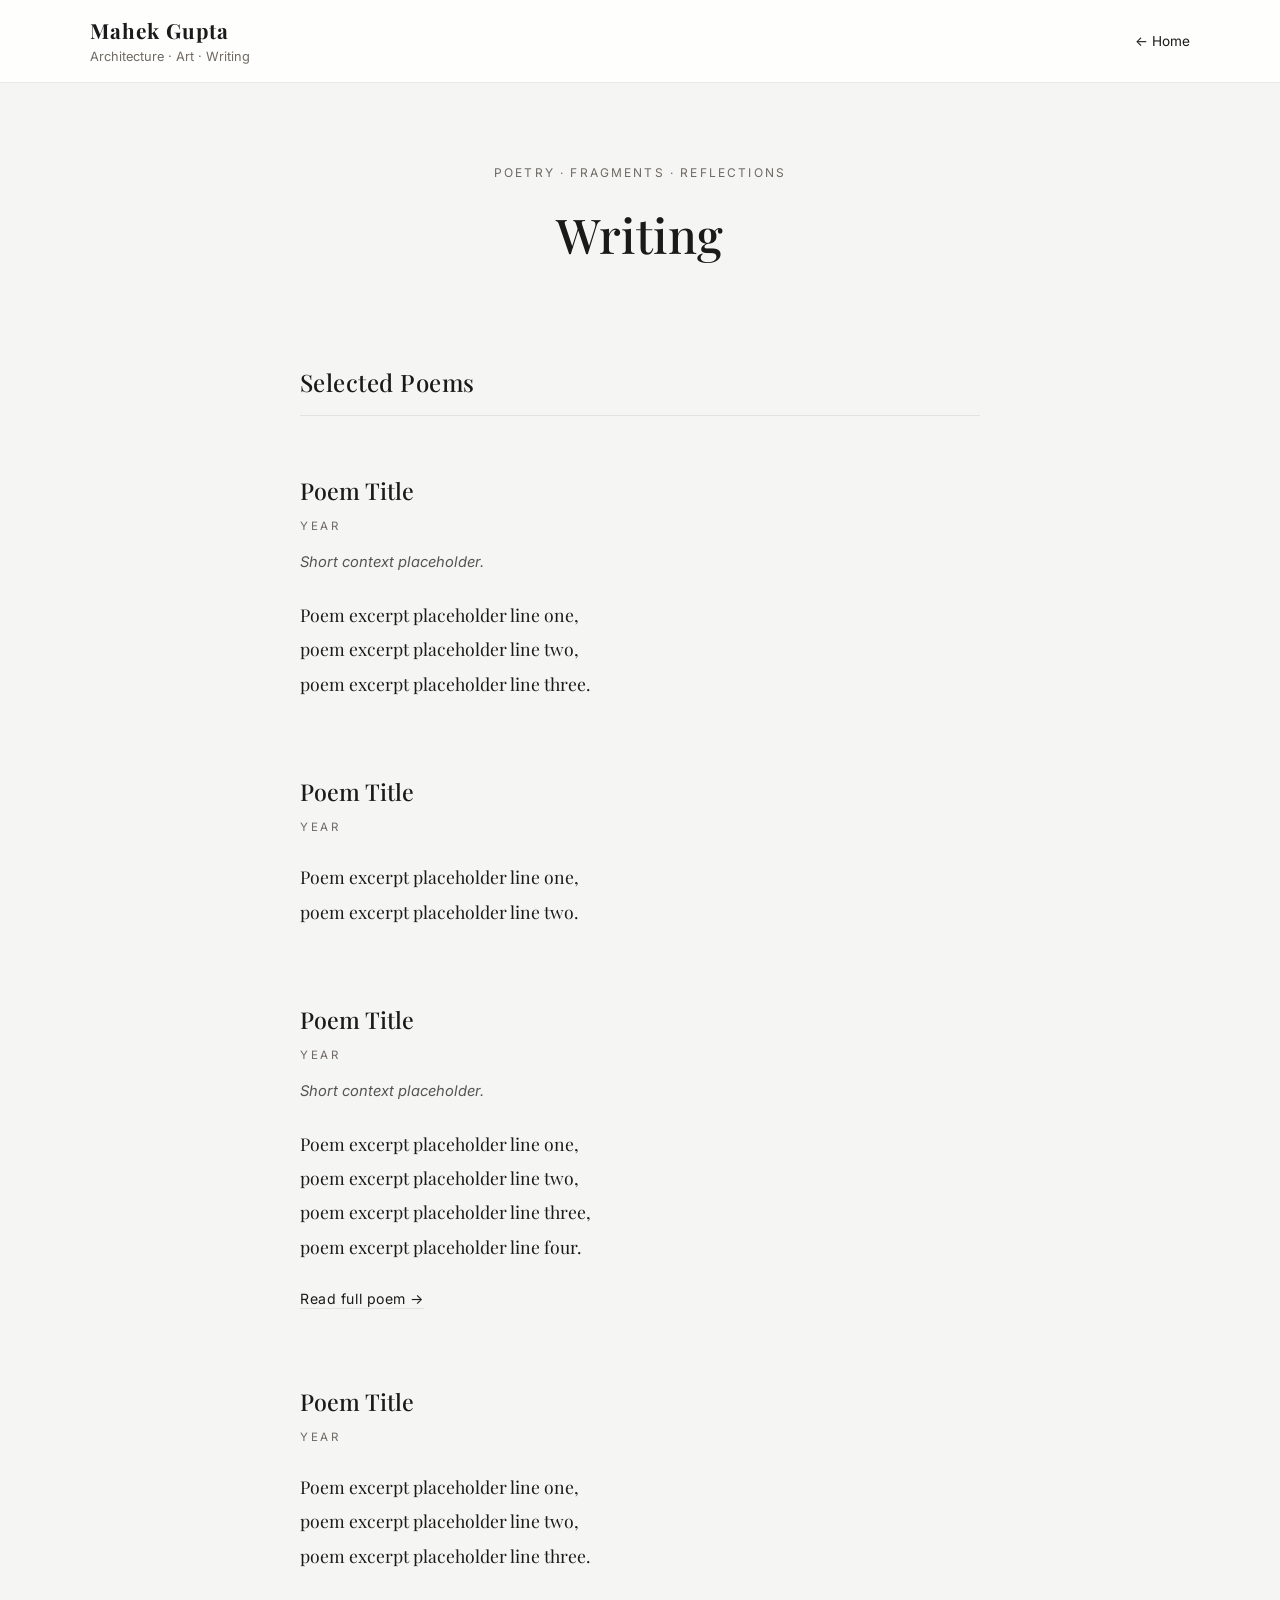
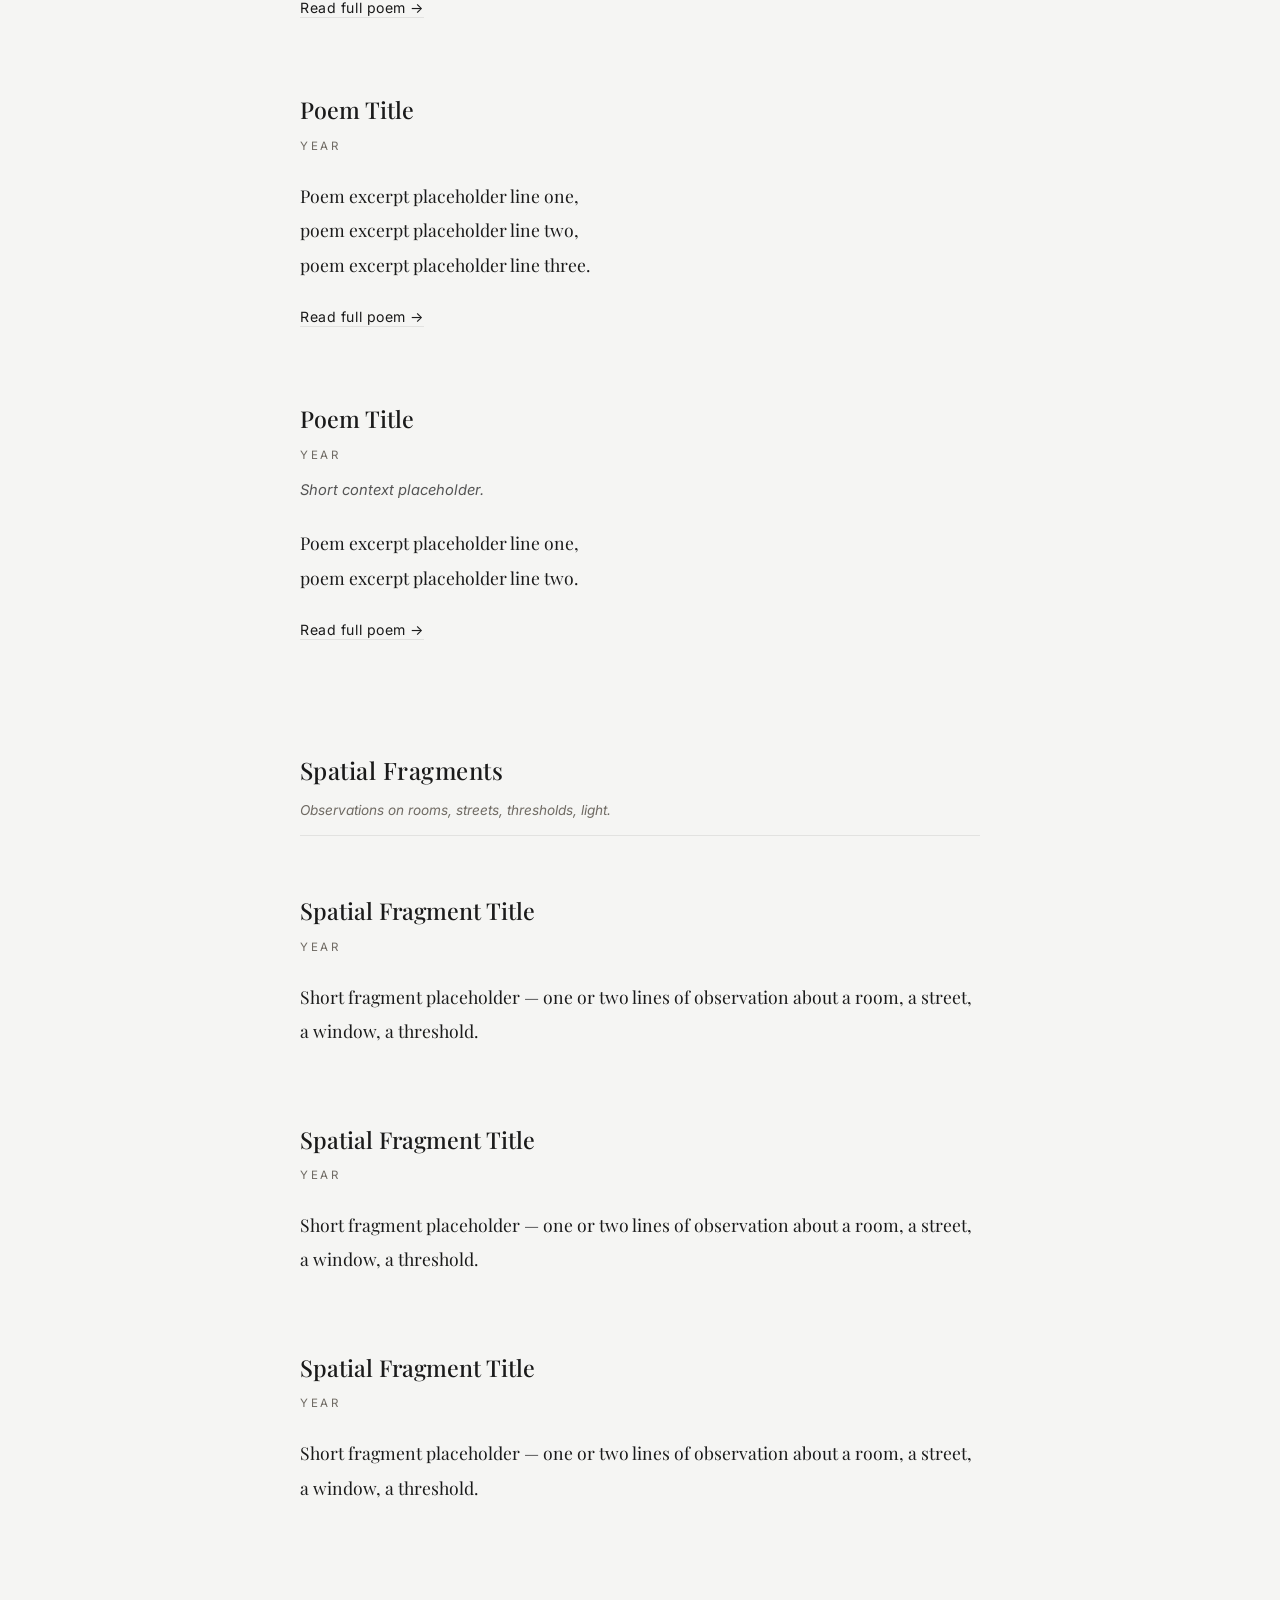
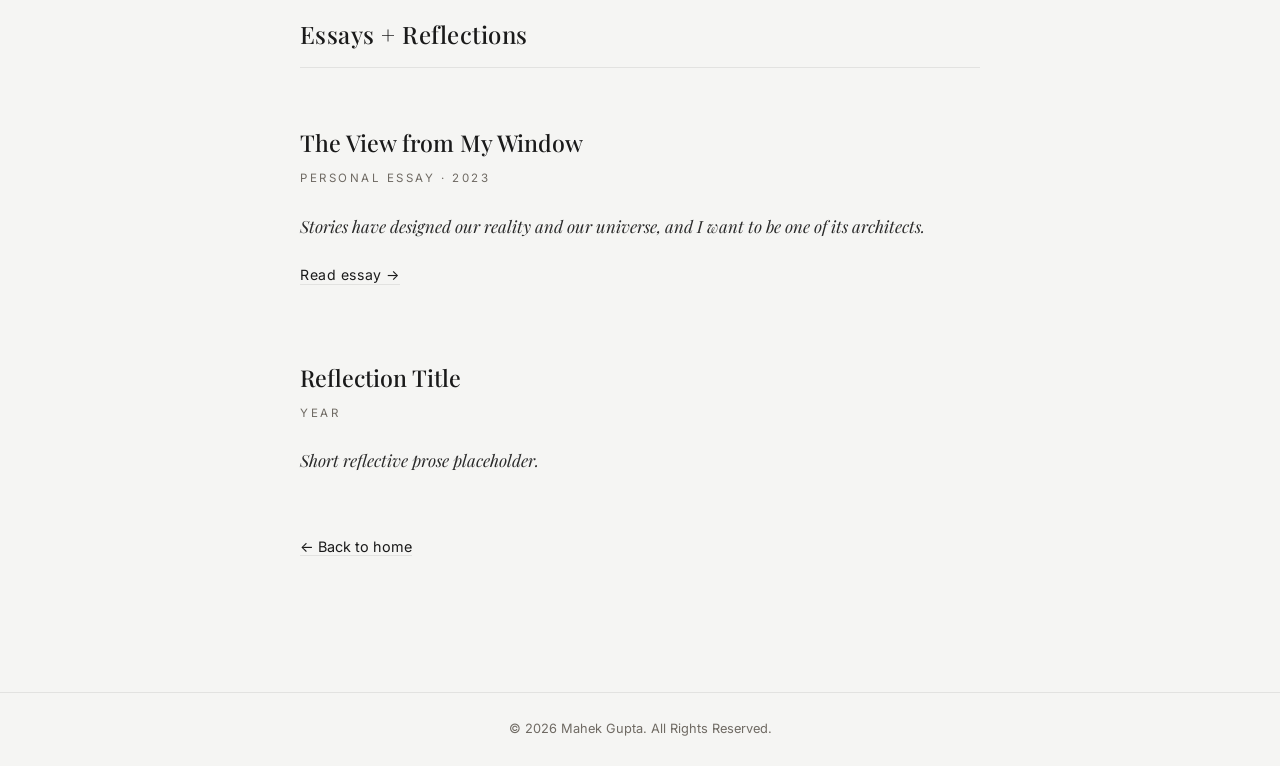
<file: writing/index.html>
<!DOCTYPE html>
<html lang="en">
<head>
    <meta charset="UTF-8" />
    <meta name="viewport" content="width=device-width, initial-scale=1.0" />
    <title>Writing — Mahek Gupta</title>

    <link rel="stylesheet" href="../style.css?v=9" />

    <link href="https://fonts.googleapis.com/css2?family=Playfair+Display:wght@400;500;600&family=Inter:wght@300;400;500;600&display=swap" rel="stylesheet">
</head>

<body>

    <header class="nav">
        <div class="logo">
            <h1>Mahek Gupta</h1>
            <p>Architecture · Art · Writing</p>
        </div>

        <nav>
            <a href="../index.html">← Home</a>
        </nav>
    </header>

    <article class="writing-archive">

        <header class="writing-archive-header">
            <p class="meta">Poetry · Fragments · Reflections</p>
            <h1>Writing</h1>
        </header>


        <!-- SELECTED POEMS -->
        <section id="selected-poems" class="writing-section">
            <header class="writing-section-header">
                <h2>Selected Poems</h2>
            </header>

            <article class="poem">
                <header class="poem-header">
                    <h3>Poem Title</h3>
                    <p class="poem-meta">Year</p>
                    <p class="poem-context">Short context placeholder.</p>
                </header>
                <div class="poem-text">
                    <p>
                        Poem excerpt placeholder line one,<br>
                        poem excerpt placeholder line two,<br>
                        poem excerpt placeholder line three.
                    </p>
                </div>
            </article>

            <article class="poem">
                <header class="poem-header">
                    <h3>Poem Title</h3>
                    <p class="poem-meta">Year</p>
                </header>
                <div class="poem-text">
                    <p>
                        Poem excerpt placeholder line one,<br>
                        poem excerpt placeholder line two.
                    </p>
                </div>
            </article>

            <article class="poem">
                <header class="poem-header">
                    <h3>Poem Title</h3>
                    <p class="poem-meta">Year</p>
                    <p class="poem-context">Short context placeholder.</p>
                </header>
                <div class="poem-text">
                    <p>
                        Poem excerpt placeholder line one,<br>
                        poem excerpt placeholder line two,<br>
                        poem excerpt placeholder line three,<br>
                        poem excerpt placeholder line four.
                    </p>
                </div>
                <p class="poem-read-full"><a href="poems/poem-placeholder.html">Read full poem →</a></p>
            </article>

            <article class="poem">
                <header class="poem-header">
                    <h3>Poem Title</h3>
                    <p class="poem-meta">Year</p>
                </header>
                <div class="poem-text">
                    <p>
                        Poem excerpt placeholder line one,<br>
                        poem excerpt placeholder line two,<br>
                        poem excerpt placeholder line three.
                    </p>
                </div>
                <p class="poem-read-full"><a href="poems/poem-placeholder.html">Read full poem →</a></p>
            </article>

            <article class="poem">
                <header class="poem-header">
                    <h3>Poem Title</h3>
                    <p class="poem-meta">Year</p>
                </header>
                <div class="poem-text">
                    <p>
                        Poem excerpt placeholder line one,<br>
                        poem excerpt placeholder line two,<br>
                        poem excerpt placeholder line three.
                    </p>
                </div>
                <p class="poem-read-full"><a href="poems/poem-placeholder.html">Read full poem →</a></p>
            </article>

            <article class="poem">
                <header class="poem-header">
                    <h3>Poem Title</h3>
                    <p class="poem-meta">Year</p>
                    <p class="poem-context">Short context placeholder.</p>
                </header>
                <div class="poem-text">
                    <p>
                        Poem excerpt placeholder line one,<br>
                        poem excerpt placeholder line two.
                    </p>
                </div>
                <p class="poem-read-full"><a href="poems/poem-placeholder.html">Read full poem →</a></p>
            </article>

        </section>


        <!-- SPATIAL FRAGMENTS -->
        <section id="spatial-fragments" class="writing-section">
            <header class="writing-section-header">
                <h2>Spatial Fragments</h2>
                <p class="writing-section-sub">Observations on rooms, streets, thresholds, light.</p>
            </header>

            <article class="fragment">
                <header class="fragment-header">
                    <h3>Spatial Fragment Title</h3>
                    <p class="poem-meta">Year</p>
                </header>
                <div class="poem-text">
                    <p>Short fragment placeholder — one or two lines of observation about a room, a street, a window, a threshold.</p>
                </div>
            </article>

            <article class="fragment">
                <header class="fragment-header">
                    <h3>Spatial Fragment Title</h3>
                    <p class="poem-meta">Year</p>
                </header>
                <div class="poem-text">
                    <p>Short fragment placeholder — one or two lines of observation about a room, a street, a window, a threshold.</p>
                </div>
            </article>

            <article class="fragment">
                <header class="fragment-header">
                    <h3>Spatial Fragment Title</h3>
                    <p class="poem-meta">Year</p>
                </header>
                <div class="poem-text">
                    <p>Short fragment placeholder — one or two lines of observation about a room, a street, a window, a threshold.</p>
                </div>
            </article>

        </section>


        <!-- ESSAYS + REFLECTIONS -->
        <section id="essays-reflections" class="writing-section">
            <header class="writing-section-header">
                <h2>Essays + Reflections</h2>
            </header>

            <article class="reflection">
                <header class="reflection-header">
                    <h3>The View from My Window</h3>
                    <p class="poem-meta">Personal Essay · 2023</p>
                </header>
                <p class="reflection-excerpt">
                    Stories have designed our reality and our universe, and I want to be one of its architects.
                </p>
                <p class="reflection-link"><a href="../essays/view-from-my-window.html">Read essay →</a></p>
            </article>

            <article class="reflection">
                <header class="reflection-header">
                    <h3>Reflection Title</h3>
                    <p class="poem-meta">Year</p>
                </header>
                <p class="reflection-excerpt">
                    Short reflective prose placeholder.
                </p>
            </article>

        </section>

        <p class="essay-back"><a href="../index.html">← Back to home</a></p>

    </article>

    <footer class="footer">
        © <span id="year"></span> Mahek Gupta. All Rights Reserved.
    </footer>

<script src="../script.js"></script>
</body>
</html>
</file>
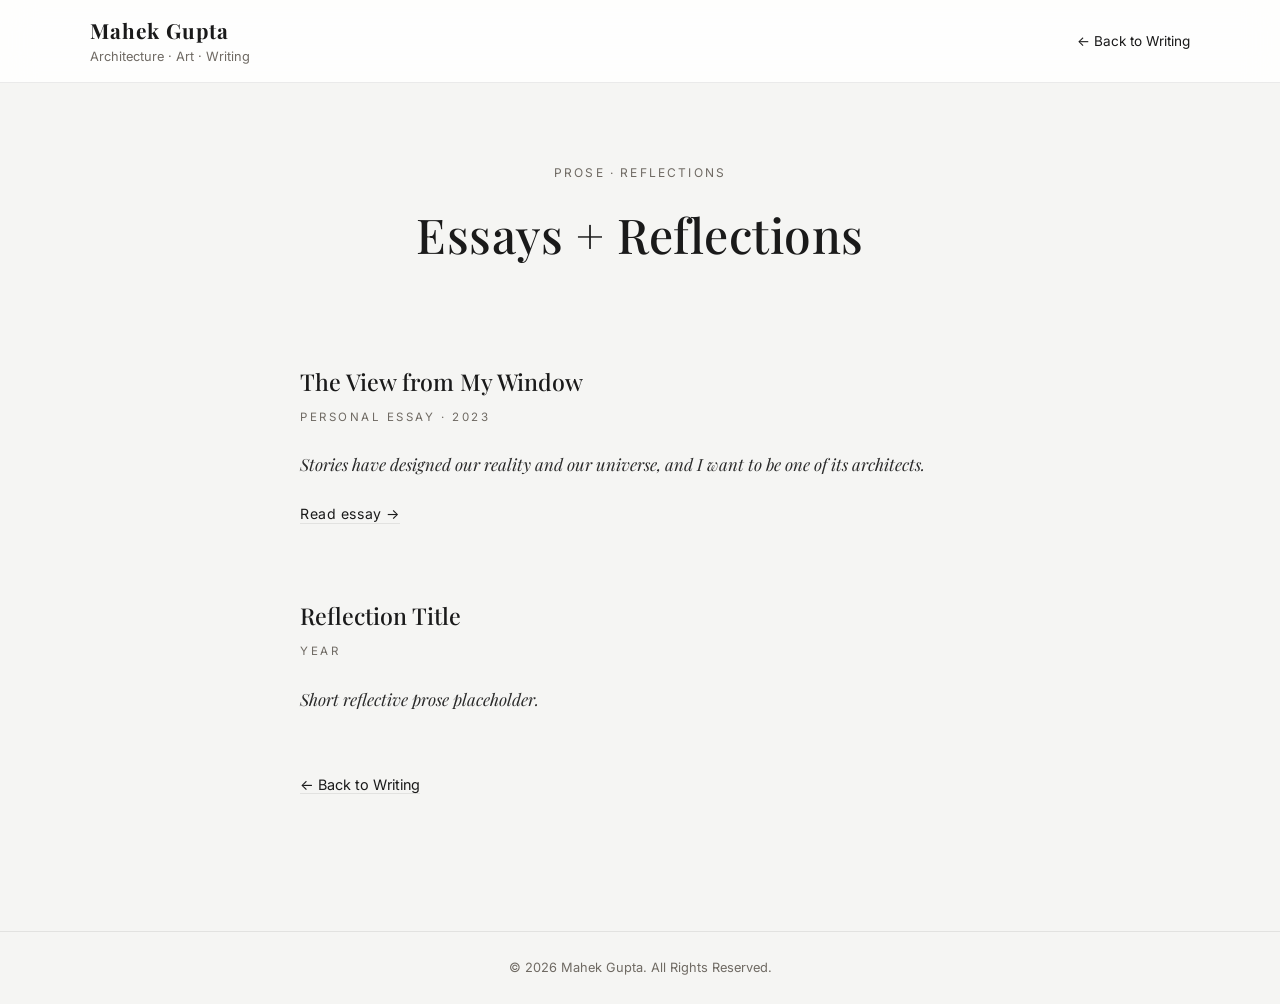
<file: writing/essays/index.html>
<!DOCTYPE html>
<html lang="en">
<head>
    <meta charset="UTF-8" />
    <meta name="viewport" content="width=device-width, initial-scale=1.0" />
    <title>Essays + Reflections — Mahek Gupta</title>

    <link rel="stylesheet" href="../../style.css?v=9" />

    <link href="https://fonts.googleapis.com/css2?family=Playfair+Display:wght@400;500;600&family=Inter:wght@300;400;500;600&display=swap" rel="stylesheet">
</head>

<body>

    <header class="nav">
        <div class="logo">
            <h1>Mahek Gupta</h1>
            <p>Architecture · Art · Writing</p>
        </div>

        <nav>
            <a href="../index.html">← Back to Writing</a>
        </nav>
    </header>

    <article class="writing-archive">

        <header class="writing-archive-header">
            <p class="meta">Prose · Reflections</p>
            <h1>Essays + Reflections</h1>
        </header>

        <section class="writing-section">

            <article class="reflection">
                <header class="reflection-header">
                    <h3>The View from My Window</h3>
                    <p class="poem-meta">Personal Essay · 2023</p>
                </header>
                <p class="reflection-excerpt">
                    Stories have designed our reality and our universe, and I want to be one of its architects.
                </p>
                <p class="reflection-link"><a href="../../essays/view-from-my-window.html">Read essay →</a></p>
            </article>

            <article class="reflection">
                <header class="reflection-header">
                    <h3>Reflection Title</h3>
                    <p class="poem-meta">Year</p>
                </header>
                <p class="reflection-excerpt">
                    Short reflective prose placeholder.
                </p>
            </article>

        </section>

        <p class="essay-back"><a href="../index.html">← Back to Writing</a></p>

    </article>

    <footer class="footer">
        © <span id="year"></span> Mahek Gupta. All Rights Reserved.
    </footer>

<script src="../../script.js"></script>
</body>
</html>
</file>
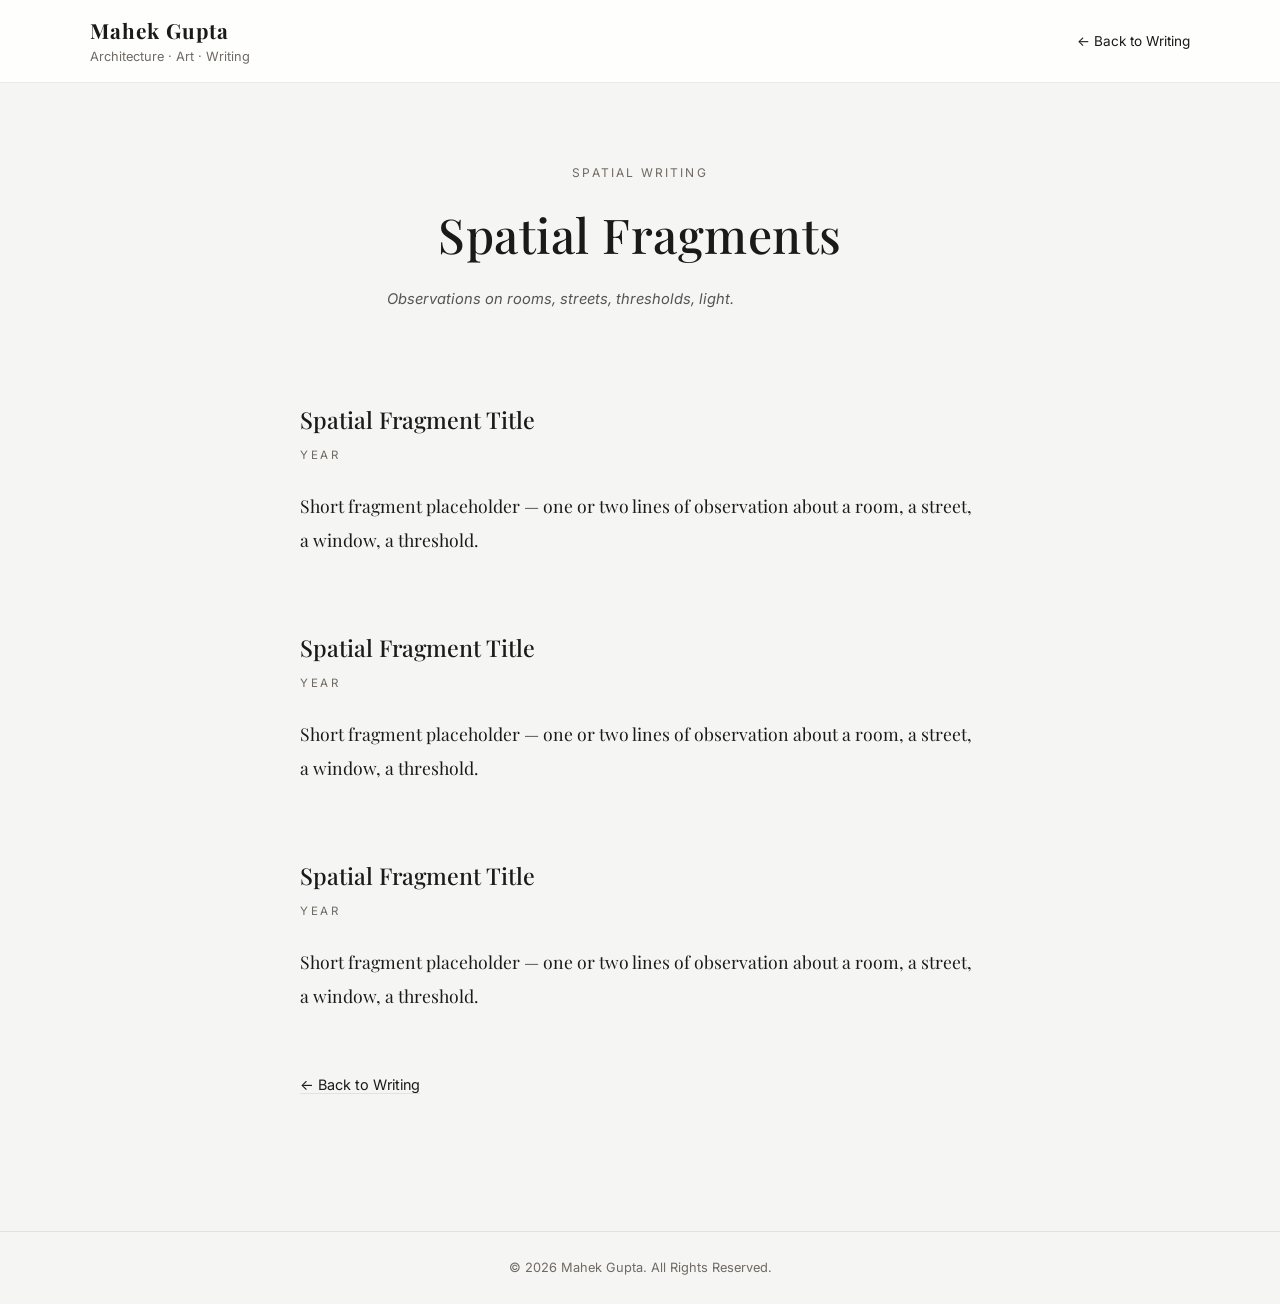
<file: writing/fragments/index.html>
<!DOCTYPE html>
<html lang="en">
<head>
    <meta charset="UTF-8" />
    <meta name="viewport" content="width=device-width, initial-scale=1.0" />
    <title>Spatial Fragments — Mahek Gupta</title>

    <link rel="stylesheet" href="../../style.css?v=9" />

    <link href="https://fonts.googleapis.com/css2?family=Playfair+Display:wght@400;500;600&family=Inter:wght@300;400;500;600&display=swap" rel="stylesheet">
</head>

<body>

    <header class="nav">
        <div class="logo">
            <h1>Mahek Gupta</h1>
            <p>Architecture · Art · Writing</p>
        </div>

        <nav>
            <a href="../index.html">← Back to Writing</a>
        </nav>
    </header>

    <article class="writing-archive">

        <header class="writing-archive-header">
            <p class="meta">Spatial Writing</p>
            <h1>Spatial Fragments</h1>
            <p class="poem-context">Observations on rooms, streets, thresholds, light.</p>
        </header>

        <section class="writing-section">

            <article class="fragment">
                <header class="fragment-header">
                    <h3>Spatial Fragment Title</h3>
                    <p class="poem-meta">Year</p>
                </header>
                <div class="poem-text">
                    <p>Short fragment placeholder — one or two lines of observation about a room, a street, a window, a threshold.</p>
                </div>
            </article>

            <article class="fragment">
                <header class="fragment-header">
                    <h3>Spatial Fragment Title</h3>
                    <p class="poem-meta">Year</p>
                </header>
                <div class="poem-text">
                    <p>Short fragment placeholder — one or two lines of observation about a room, a street, a window, a threshold.</p>
                </div>
            </article>

            <article class="fragment">
                <header class="fragment-header">
                    <h3>Spatial Fragment Title</h3>
                    <p class="poem-meta">Year</p>
                </header>
                <div class="poem-text">
                    <p>Short fragment placeholder — one or two lines of observation about a room, a street, a window, a threshold.</p>
                </div>
            </article>

        </section>

        <p class="essay-back"><a href="../index.html">← Back to Writing</a></p>

    </article>

    <footer class="footer">
        © <span id="year"></span> Mahek Gupta. All Rights Reserved.
    </footer>

<script src="../../script.js"></script>
</body>
</html>
</file>
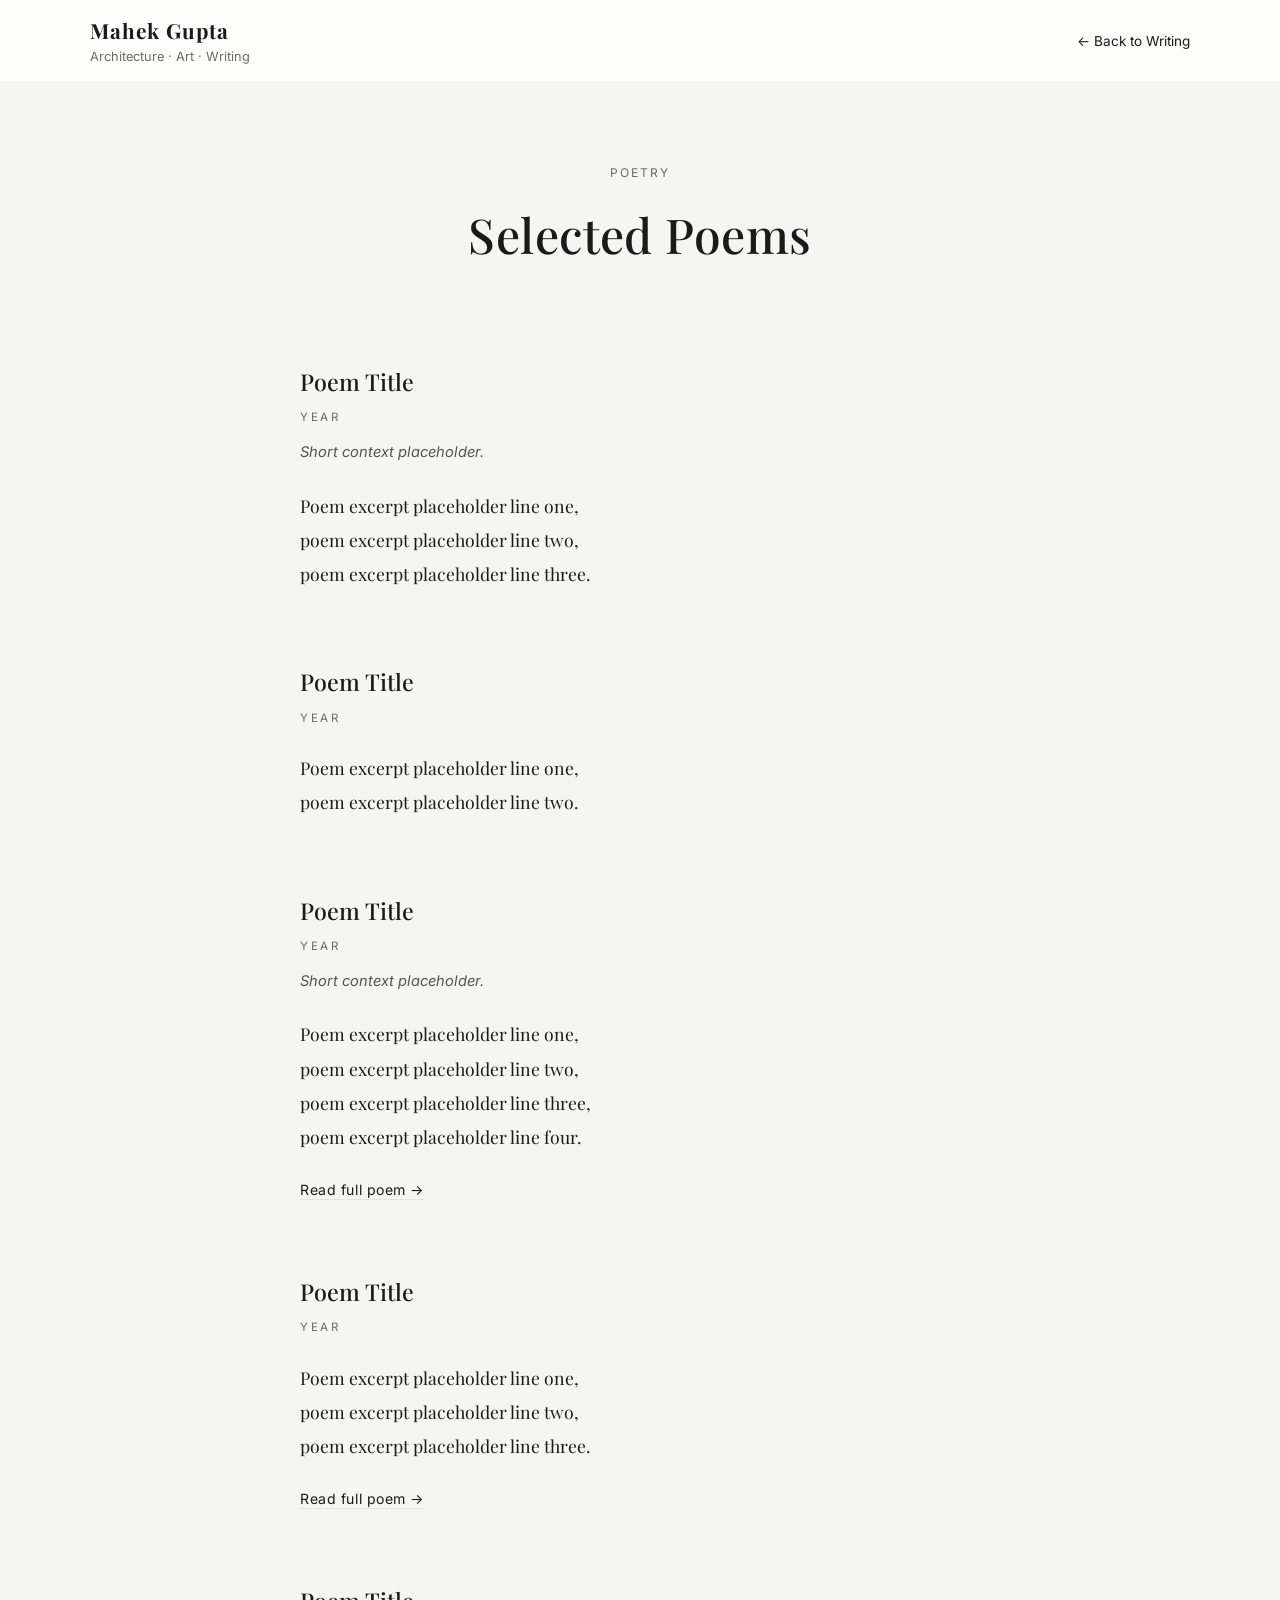
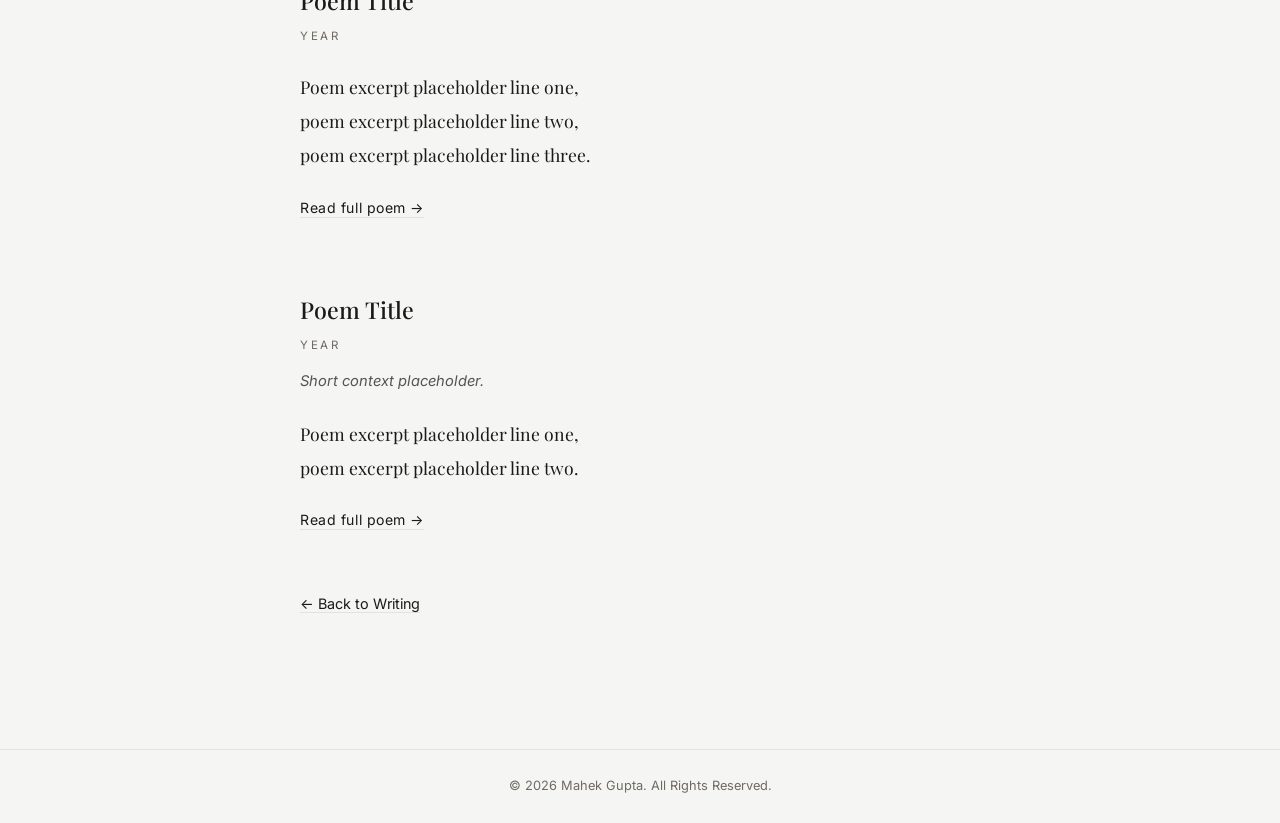
<file: writing/poems/index.html>
<!DOCTYPE html>
<html lang="en">
<head>
    <meta charset="UTF-8" />
    <meta name="viewport" content="width=device-width, initial-scale=1.0" />
    <title>Selected Poems — Mahek Gupta</title>

    <link rel="stylesheet" href="../../style.css?v=9" />

    <link href="https://fonts.googleapis.com/css2?family=Playfair+Display:wght@400;500;600&family=Inter:wght@300;400;500;600&display=swap" rel="stylesheet">
</head>

<body>

    <header class="nav">
        <div class="logo">
            <h1>Mahek Gupta</h1>
            <p>Architecture · Art · Writing</p>
        </div>

        <nav>
            <a href="../index.html">← Back to Writing</a>
        </nav>
    </header>

    <article class="writing-archive">

        <header class="writing-archive-header">
            <p class="meta">Poetry</p>
            <h1>Selected Poems</h1>
        </header>

        <section class="writing-section">

            <article class="poem">
                <header class="poem-header">
                    <h3>Poem Title</h3>
                    <p class="poem-meta">Year</p>
                    <p class="poem-context">Short context placeholder.</p>
                </header>
                <div class="poem-text">
                    <p>
                        Poem excerpt placeholder line one,<br>
                        poem excerpt placeholder line two,<br>
                        poem excerpt placeholder line three.
                    </p>
                </div>
            </article>

            <article class="poem">
                <header class="poem-header">
                    <h3>Poem Title</h3>
                    <p class="poem-meta">Year</p>
                </header>
                <div class="poem-text">
                    <p>
                        Poem excerpt placeholder line one,<br>
                        poem excerpt placeholder line two.
                    </p>
                </div>
            </article>

            <article class="poem">
                <header class="poem-header">
                    <h3>Poem Title</h3>
                    <p class="poem-meta">Year</p>
                    <p class="poem-context">Short context placeholder.</p>
                </header>
                <div class="poem-text">
                    <p>
                        Poem excerpt placeholder line one,<br>
                        poem excerpt placeholder line two,<br>
                        poem excerpt placeholder line three,<br>
                        poem excerpt placeholder line four.
                    </p>
                </div>
                <p class="poem-read-full"><a href="poem-placeholder.html">Read full poem →</a></p>
            </article>

            <article class="poem">
                <header class="poem-header">
                    <h3>Poem Title</h3>
                    <p class="poem-meta">Year</p>
                </header>
                <div class="poem-text">
                    <p>
                        Poem excerpt placeholder line one,<br>
                        poem excerpt placeholder line two,<br>
                        poem excerpt placeholder line three.
                    </p>
                </div>
                <p class="poem-read-full"><a href="poem-placeholder.html">Read full poem →</a></p>
            </article>

            <article class="poem">
                <header class="poem-header">
                    <h3>Poem Title</h3>
                    <p class="poem-meta">Year</p>
                </header>
                <div class="poem-text">
                    <p>
                        Poem excerpt placeholder line one,<br>
                        poem excerpt placeholder line two,<br>
                        poem excerpt placeholder line three.
                    </p>
                </div>
                <p class="poem-read-full"><a href="poem-placeholder.html">Read full poem →</a></p>
            </article>

            <article class="poem">
                <header class="poem-header">
                    <h3>Poem Title</h3>
                    <p class="poem-meta">Year</p>
                    <p class="poem-context">Short context placeholder.</p>
                </header>
                <div class="poem-text">
                    <p>
                        Poem excerpt placeholder line one,<br>
                        poem excerpt placeholder line two.
                    </p>
                </div>
                <p class="poem-read-full"><a href="poem-placeholder.html">Read full poem →</a></p>
            </article>

        </section>

        <p class="essay-back"><a href="../index.html">← Back to Writing</a></p>

    </article>

    <footer class="footer">
        © <span id="year"></span> Mahek Gupta. All Rights Reserved.
    </footer>

<script src="../../script.js"></script>
</body>
</html>
</file>
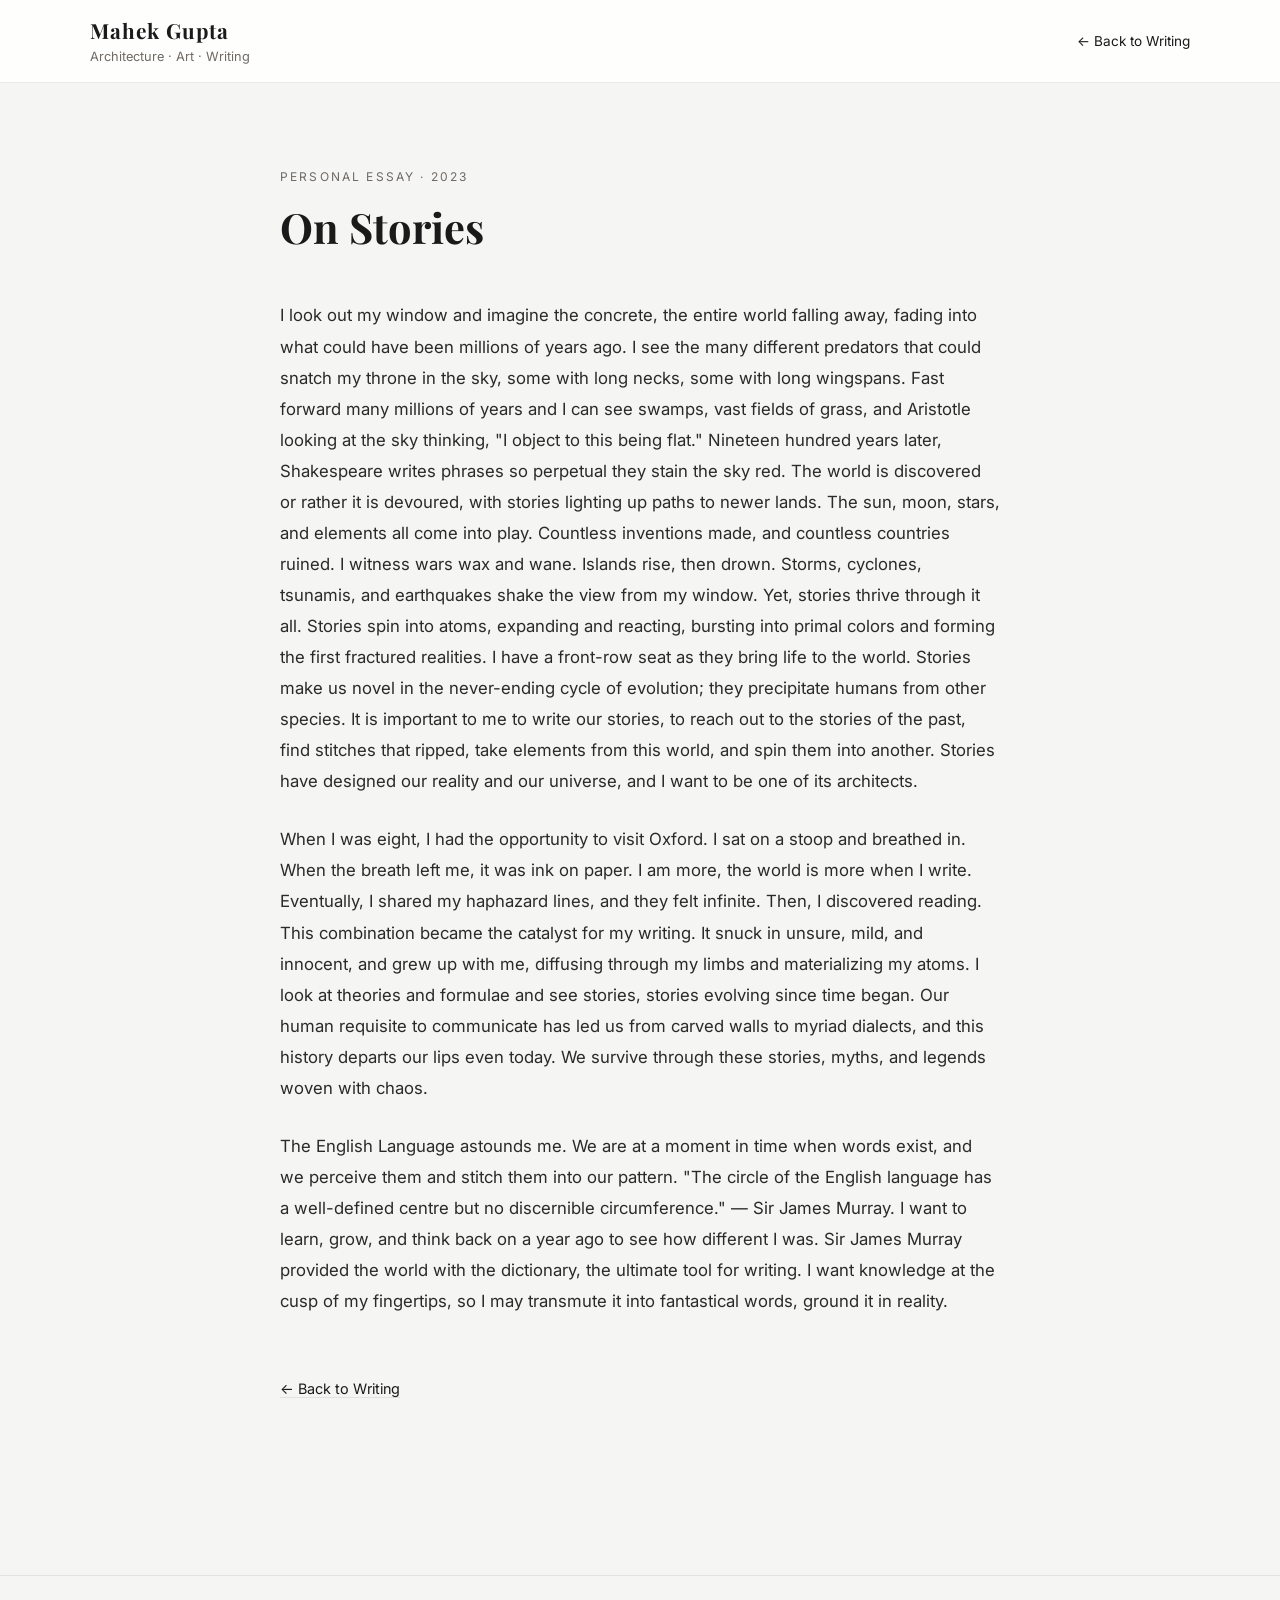
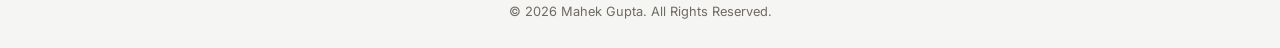
<file: essays/on-stories.html>
<!DOCTYPE html>
<html lang="en">
<head>
    <meta charset="UTF-8" />
    <meta name="viewport" content="width=device-width, initial-scale=1.0" />
    <title>On Stories — Mahek Gupta</title>

    <link rel="stylesheet" href="../style.css?v=4" />

    <link href="https://fonts.googleapis.com/css2?family=Playfair+Display:wght@400;500;600&family=Inter:wght@300;400;500;600&display=swap" rel="stylesheet">
</head>

<body>

    <header class="nav">
        <div class="logo">
            <h1>Mahek Gupta</h1>
            <p>Architecture · Art · Writing</p>
        </div>

        <nav>
            <a href="../index.html#writing">← Back to Writing</a>
        </nav>
    </header>

    <article class="essay">
        <header class="essay-header">
            <p class="meta">Personal Essay · 2023</p>
            <h1>On Stories</h1>
        </header>

        <div class="essay-body">
            <p>I look out my window and imagine the concrete, the entire world falling away, fading into what could have been millions of years ago. I see the many different predators that could snatch my throne in the sky, some with long necks, some with long wingspans. Fast forward many millions of years and I can see swamps, vast fields of grass, and Aristotle looking at the sky thinking, "I object to this being flat." Nineteen hundred years later, Shakespeare writes phrases so perpetual they stain the sky red. The world is discovered or rather it is devoured, with stories lighting up paths to newer lands. The sun, moon, stars, and elements all come into play. Countless inventions made, and countless countries ruined. I witness wars wax and wane. Islands rise, then drown. Storms, cyclones, tsunamis, and earthquakes shake the view from my window. Yet, stories thrive through it all. Stories spin into atoms, expanding and reacting, bursting into primal colors and forming the first fractured realities. I have a front-row seat as they bring life to the world. Stories make us novel in the never-ending cycle of evolution; they precipitate humans from other species. It is important to me to write our stories, to reach out to the stories of the past, find stitches that ripped, take elements from this world, and spin them into another. Stories have designed our reality and our universe, and I want to be one of its architects.</p>

            <p>When I was eight, I had the opportunity to visit Oxford. I sat on a stoop and breathed in. When the breath left me, it was ink on paper. I am more, the world is more when I write. Eventually, I shared my haphazard lines, and they felt infinite. Then, I discovered reading. This combination became the catalyst for my writing. It snuck in unsure, mild, and innocent, and grew up with me, diffusing through my limbs and materializing my atoms. I look at theories and formulae and see stories, stories evolving since time began. Our human requisite to communicate has led us from carved walls to myriad dialects, and this history departs our lips even today. We survive through these stories, myths, and legends woven with chaos.</p>

            <p>The English Language astounds me. We are at a moment in time when words exist, and we perceive them and stitch them into our pattern. "The circle of the English language has a well-defined centre but no discernible circumference." — Sir James Murray. I want to learn, grow, and think back on a year ago to see how different I was. Sir James Murray provided the world with the dictionary, the ultimate tool for writing. I want knowledge at the cusp of my fingertips, so I may transmute it into fantastical words, ground it in reality.</p>
        </div>

        <p class="essay-back"><a href="../index.html#writing">← Back to Writing</a></p>
    </article>

    <footer class="footer">
        © <span id="year"></span> Mahek Gupta. All Rights Reserved.
    </footer>

<script src="../script.js"></script>
</body>
</html>
</file>
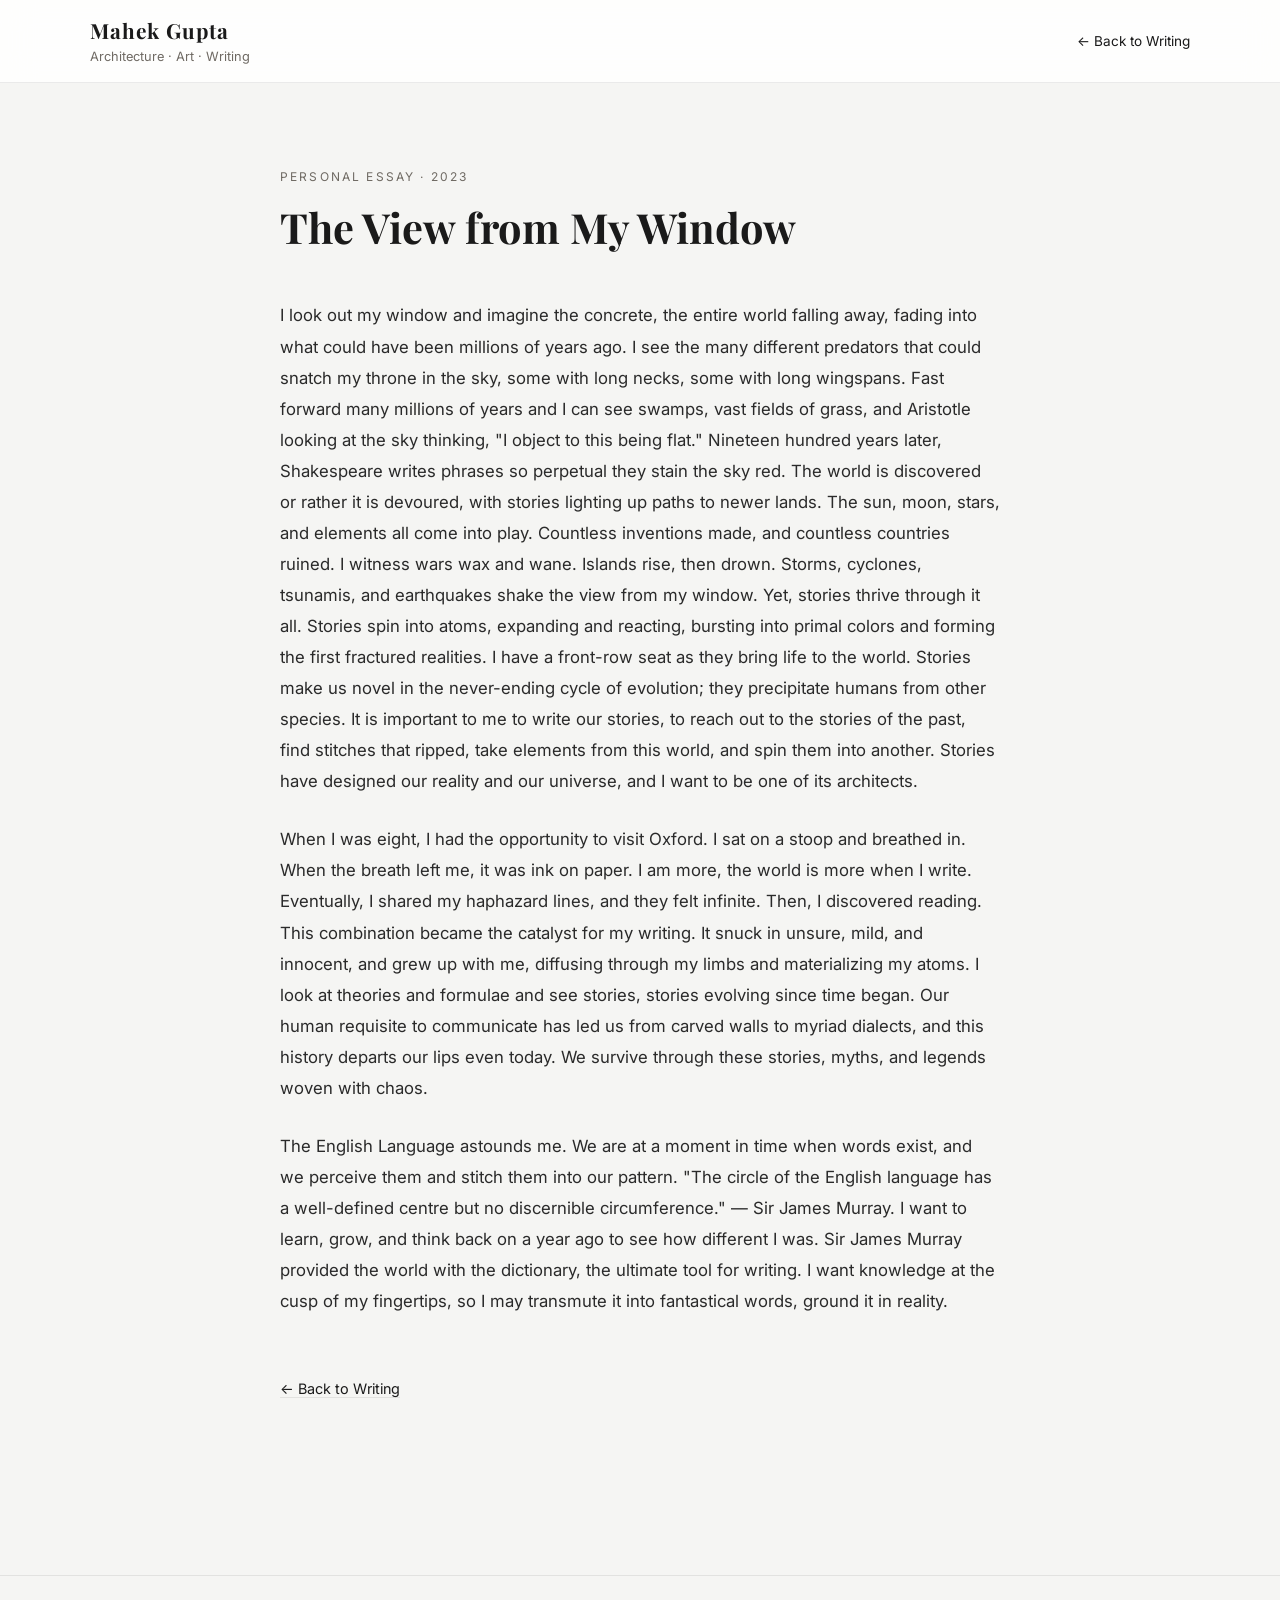
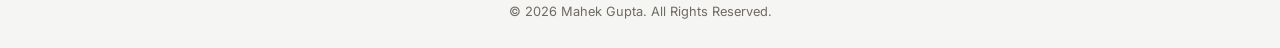
<file: essays/view-from-my-window.html>
<!DOCTYPE html>
<html lang="en">
<head>
    <meta charset="UTF-8" />
    <meta name="viewport" content="width=device-width, initial-scale=1.0" />
    <title>The View from My Window — Mahek Gupta</title>

    <link rel="stylesheet" href="../style.css?v=4" />

    <link href="https://fonts.googleapis.com/css2?family=Playfair+Display:wght@400;500;600&family=Inter:wght@300;400;500;600&display=swap" rel="stylesheet">
</head>

<body>

    <header class="nav">
        <div class="logo">
            <h1>Mahek Gupta</h1>
            <p>Architecture · Art · Writing</p>
        </div>

        <nav>
            <a href="../index.html#writing">← Back to Writing</a>
        </nav>
    </header>

    <article class="essay">
        <header class="essay-header">
            <p class="meta">Personal Essay · 2023</p>
            <h1>The View from My Window</h1>
        </header>

        <div class="essay-body">
            <p>I look out my window and imagine the concrete, the entire world falling away, fading into what could have been millions of years ago. I see the many different predators that could snatch my throne in the sky, some with long necks, some with long wingspans. Fast forward many millions of years and I can see swamps, vast fields of grass, and Aristotle looking at the sky thinking, "I object to this being flat." Nineteen hundred years later, Shakespeare writes phrases so perpetual they stain the sky red. The world is discovered or rather it is devoured, with stories lighting up paths to newer lands. The sun, moon, stars, and elements all come into play. Countless inventions made, and countless countries ruined. I witness wars wax and wane. Islands rise, then drown. Storms, cyclones, tsunamis, and earthquakes shake the view from my window. Yet, stories thrive through it all. Stories spin into atoms, expanding and reacting, bursting into primal colors and forming the first fractured realities. I have a front-row seat as they bring life to the world. Stories make us novel in the never-ending cycle of evolution; they precipitate humans from other species. It is important to me to write our stories, to reach out to the stories of the past, find stitches that ripped, take elements from this world, and spin them into another. Stories have designed our reality and our universe, and I want to be one of its architects.</p>

            <p>When I was eight, I had the opportunity to visit Oxford. I sat on a stoop and breathed in. When the breath left me, it was ink on paper. I am more, the world is more when I write. Eventually, I shared my haphazard lines, and they felt infinite. Then, I discovered reading. This combination became the catalyst for my writing. It snuck in unsure, mild, and innocent, and grew up with me, diffusing through my limbs and materializing my atoms. I look at theories and formulae and see stories, stories evolving since time began. Our human requisite to communicate has led us from carved walls to myriad dialects, and this history departs our lips even today. We survive through these stories, myths, and legends woven with chaos.</p>

            <p>The English Language astounds me. We are at a moment in time when words exist, and we perceive them and stitch them into our pattern. "The circle of the English language has a well-defined centre but no discernible circumference." — Sir James Murray. I want to learn, grow, and think back on a year ago to see how different I was. Sir James Murray provided the world with the dictionary, the ultimate tool for writing. I want knowledge at the cusp of my fingertips, so I may transmute it into fantastical words, ground it in reality.</p>
        </div>

        <p class="essay-back"><a href="../index.html#writing">← Back to Writing</a></p>
    </article>

    <footer class="footer">
        © <span id="year"></span> Mahek Gupta. All Rights Reserved.
    </footer>

<script src="../script.js"></script>
</body>
</html>
</file>
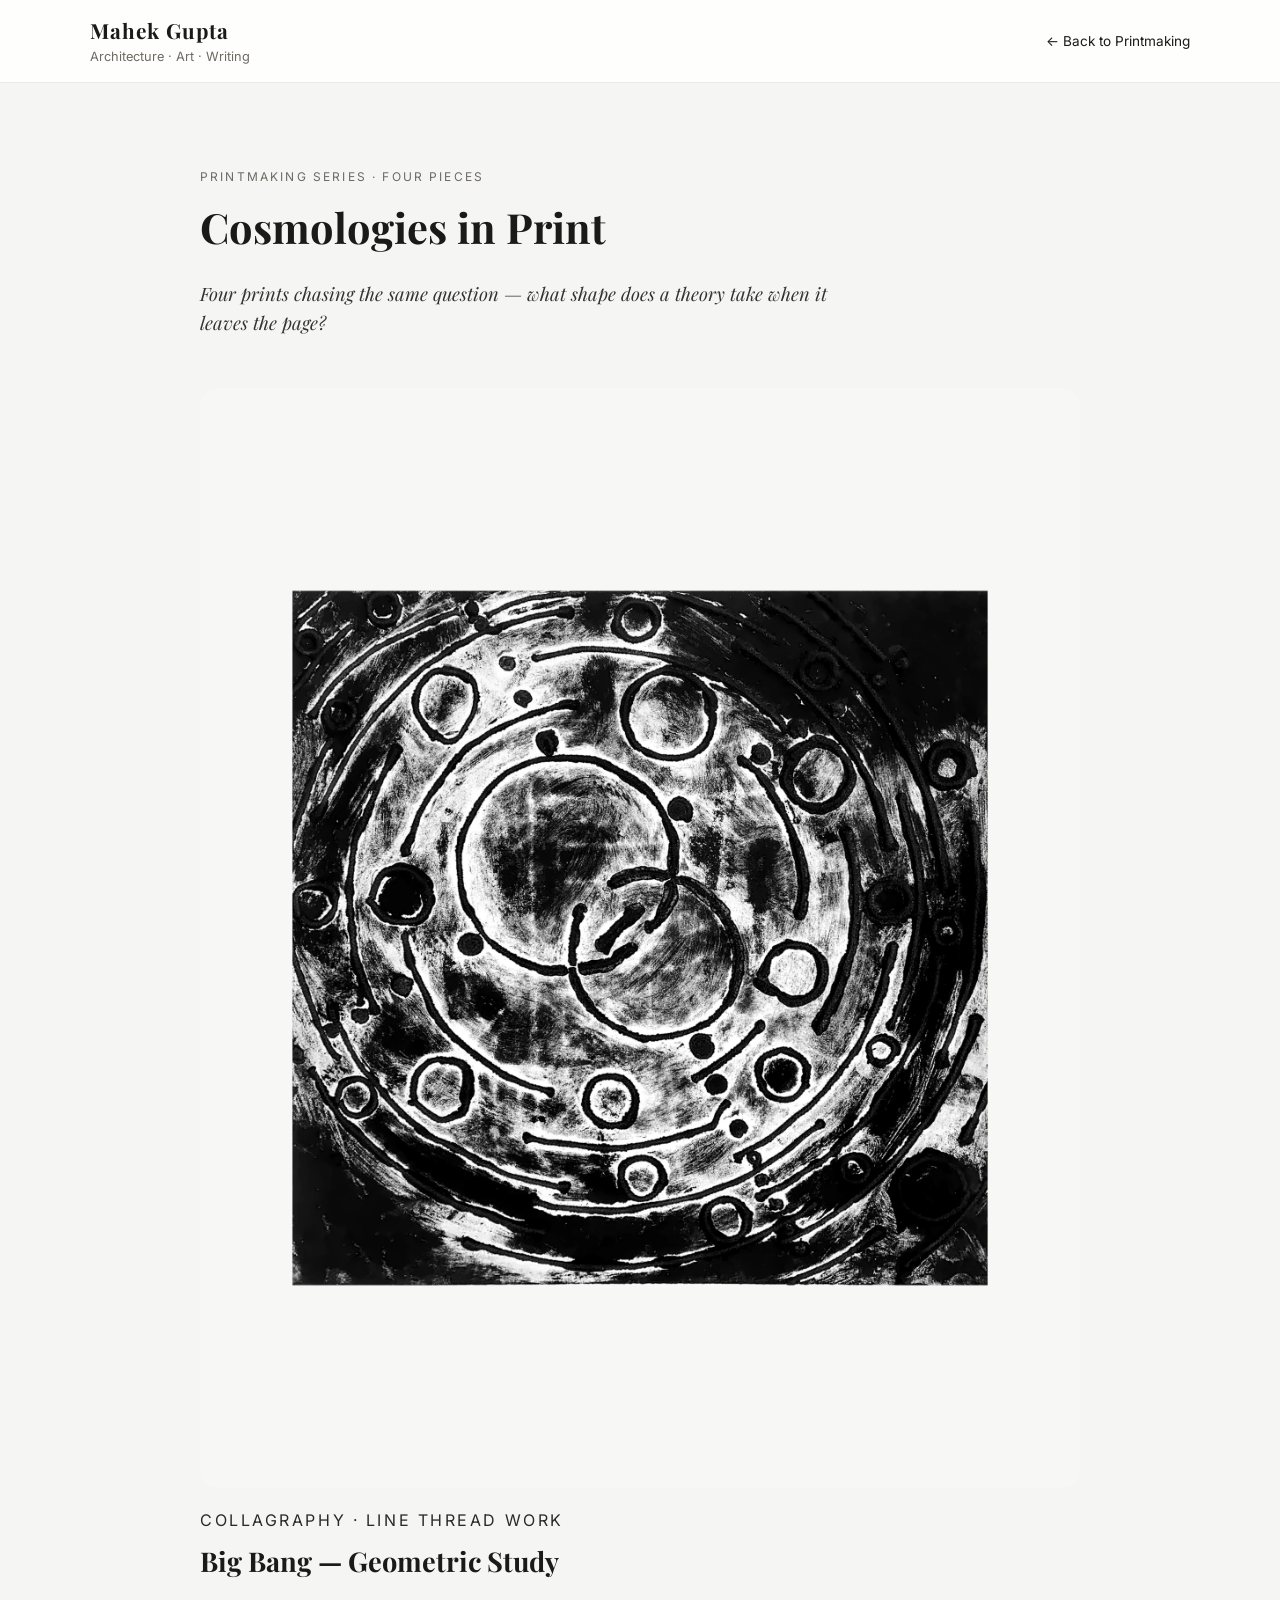
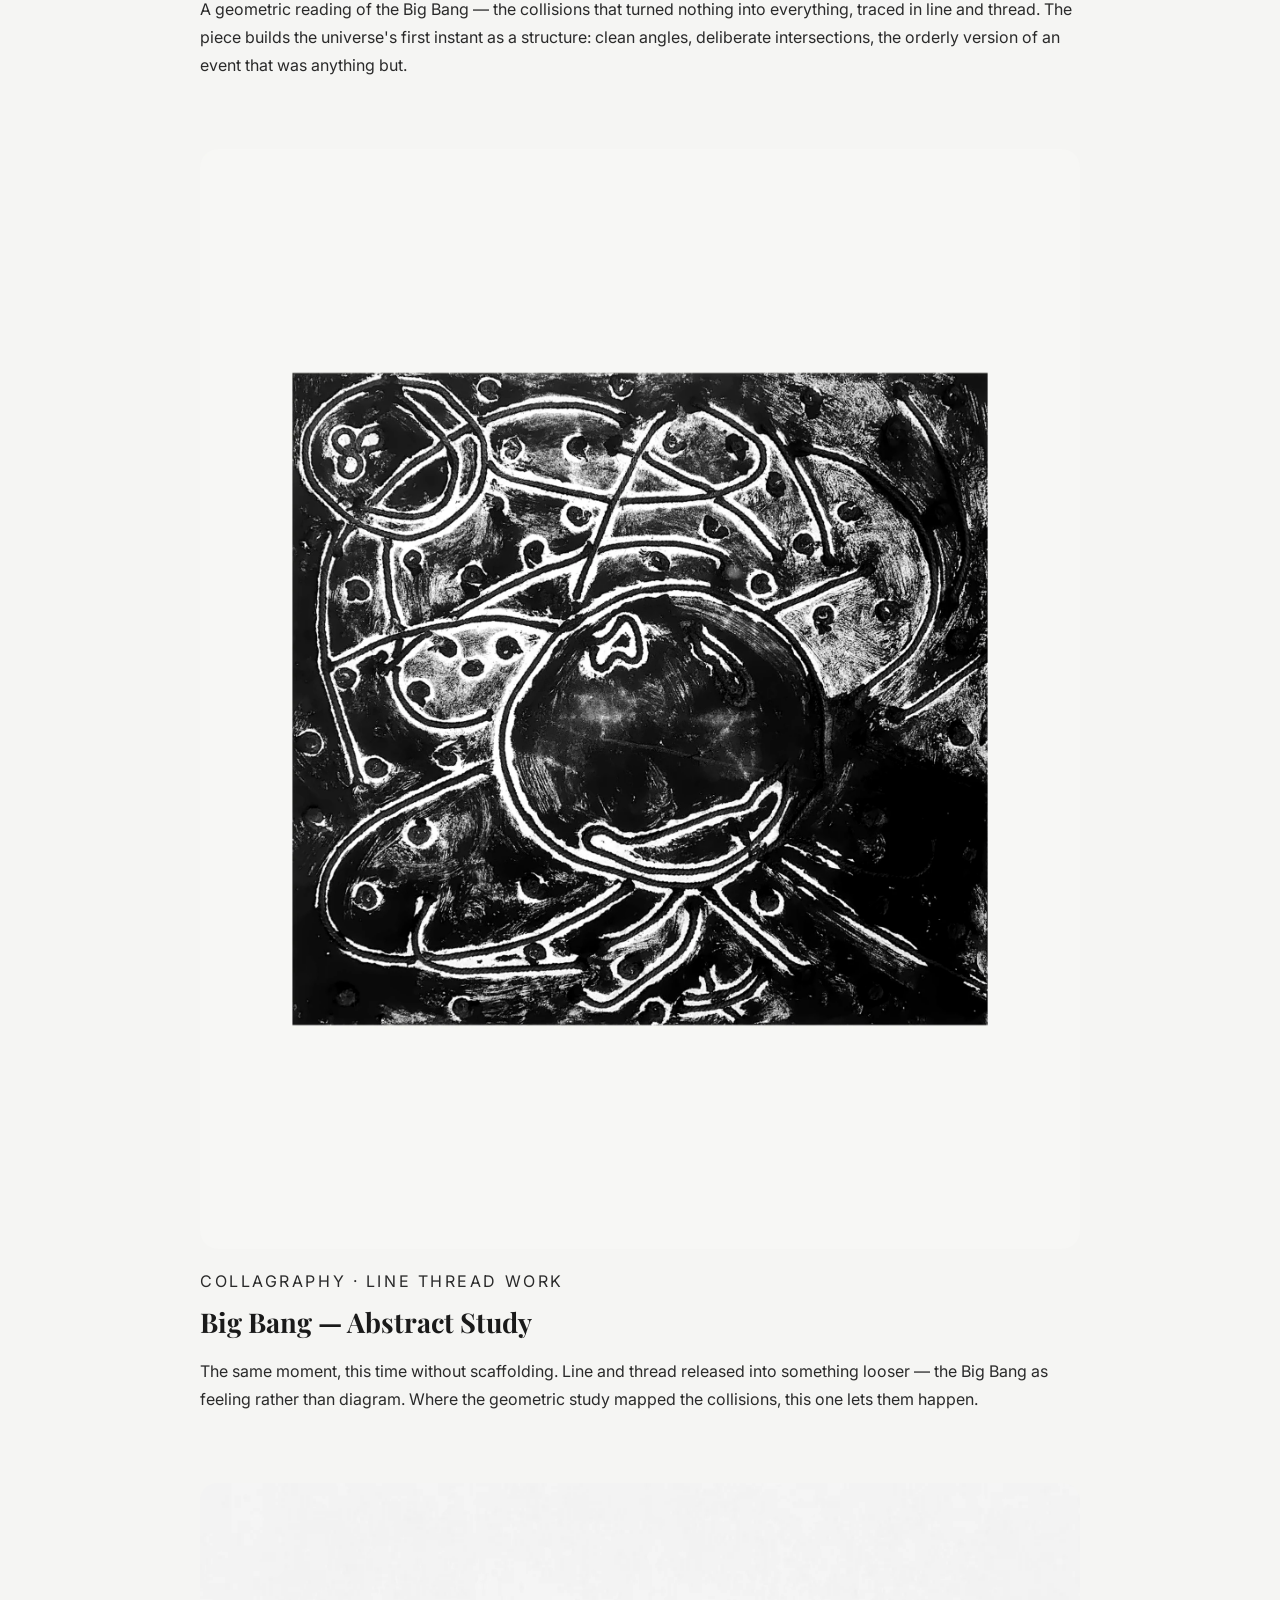
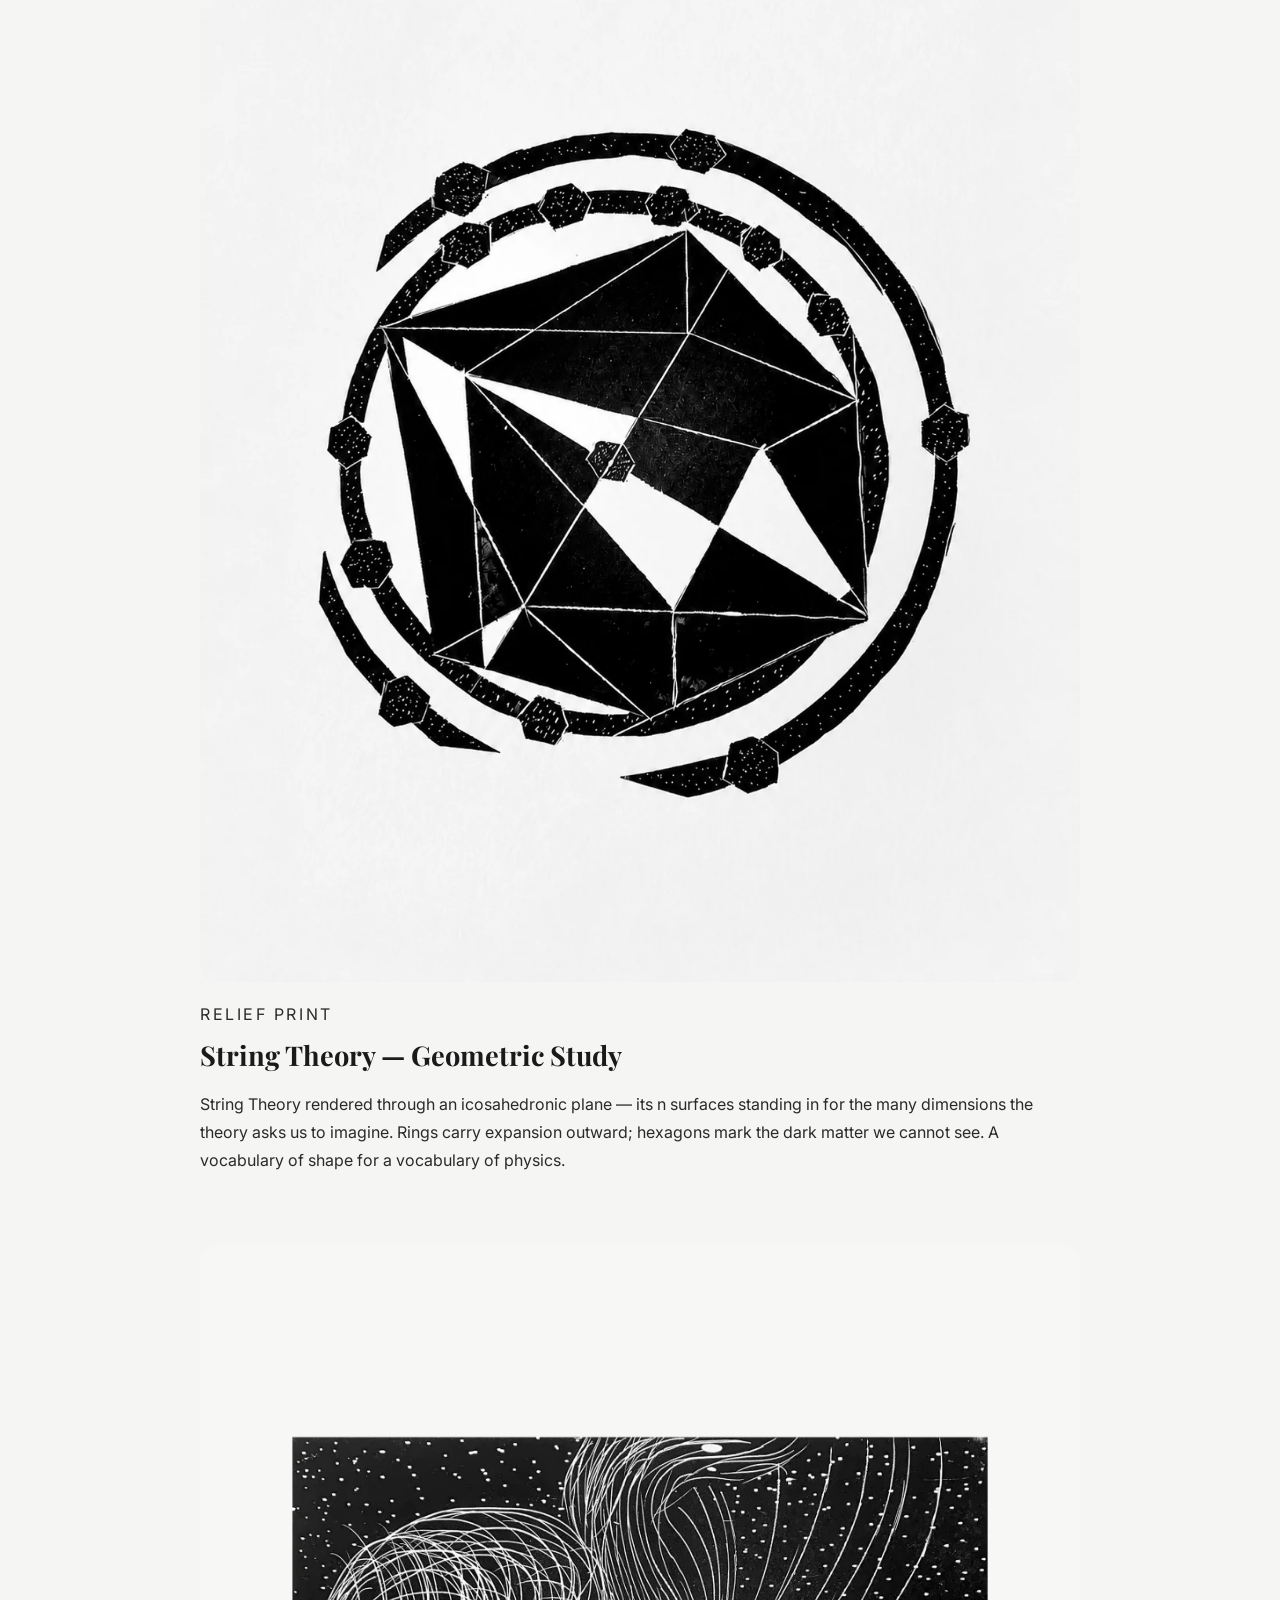
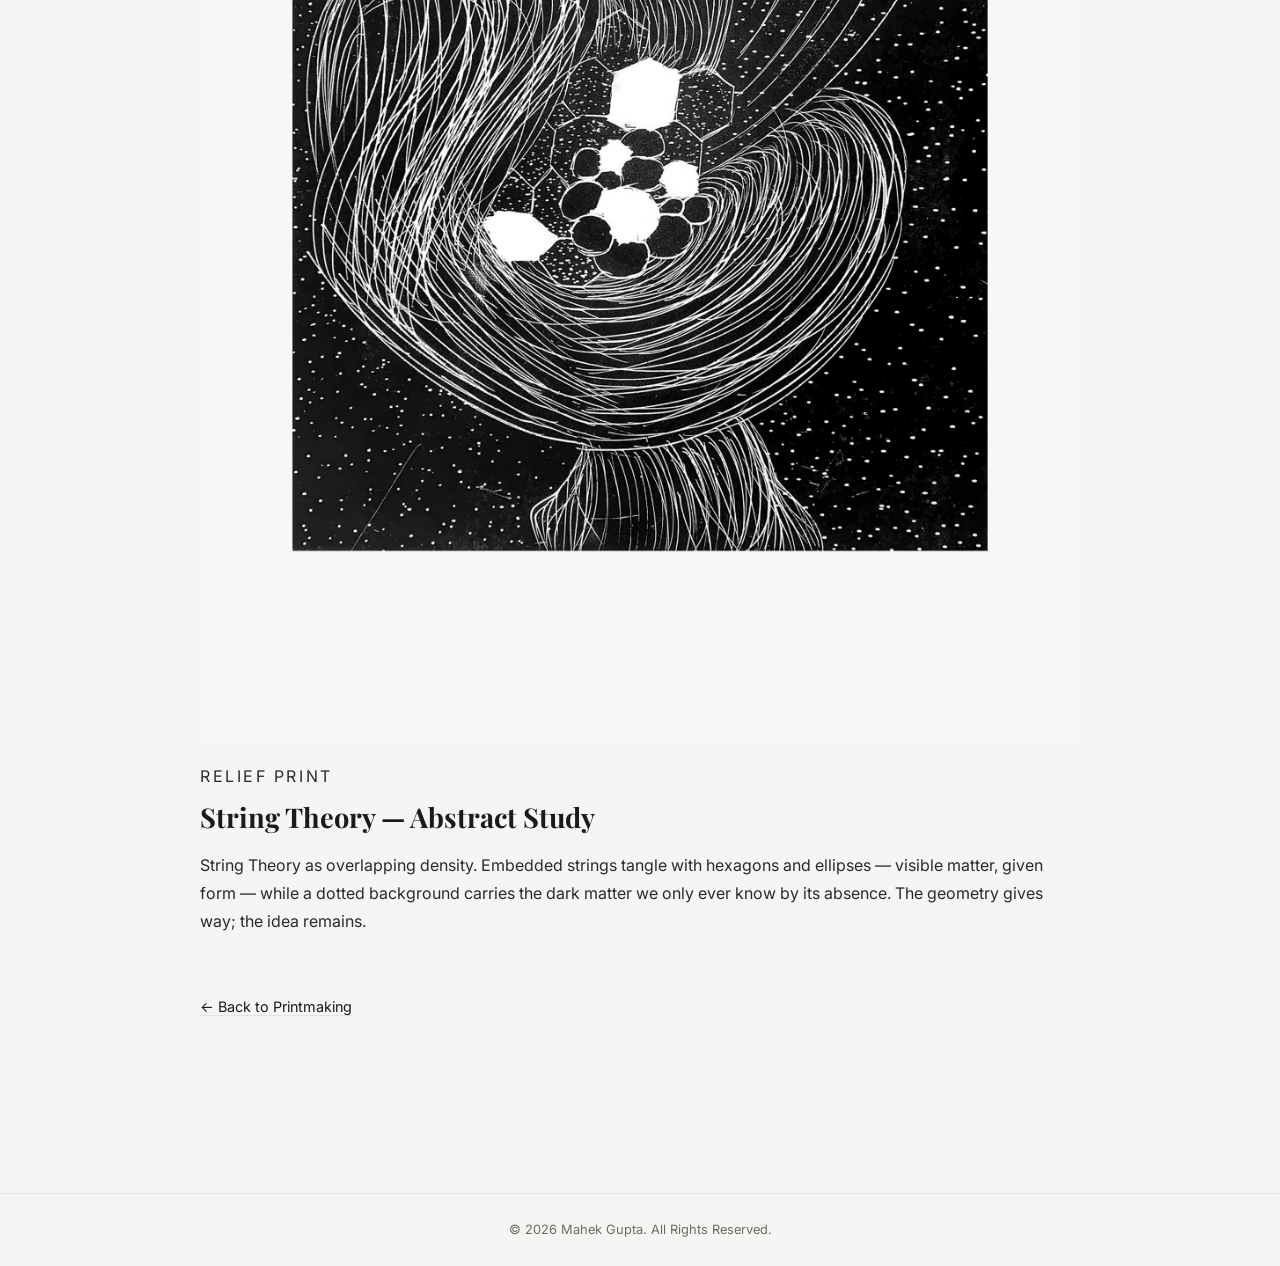
<file: projects/printmaking-cosmologies.html>
<!DOCTYPE html>
<html lang="en">
<head>
    <meta charset="UTF-8" />
    <meta name="viewport" content="width=device-width, initial-scale=1.0" />
    <title>Cosmologies in Print — Mahek Gupta</title>

    <link rel="stylesheet" href="../style.css?v=6" />

    <link href="https://fonts.googleapis.com/css2?family=Playfair+Display:wght@400;500;600&family=Inter:wght@300;400;500;600&display=swap" rel="stylesheet">
</head>

<body>

    <header class="nav">
        <div class="logo">
            <h1>Mahek Gupta</h1>
            <p>Architecture · Art · Writing</p>
        </div>

        <nav>
            <a href="../index.html#printmaking">← Back to Printmaking</a>
        </nav>
    </header>

    <article class="project">
        <header class="project-header">
            <p class="meta">Printmaking Series · Four Pieces</p>
            <h1>Cosmologies in Print</h1>
            <p class="series-intro">
                Four prints chasing the same question — what shape does a theory take when it leaves the page?
            </p>
        </header>

        <div class="project-pieces">

            <div class="project-piece">
                <img src="../images/printmaking/big-bang-geometric.webp" alt="Big Bang Geometric Collagraphy">
                <p class="card-tag">Collagraphy · Line Thread Work</p>
                <h2>Big Bang — Geometric Study</h2>
                <p>
                    A geometric reading of the Big Bang — the collisions that turned nothing
                    into everything, traced in line and thread. The piece builds the universe's
                    first instant as a structure: clean angles, deliberate intersections, the
                    orderly version of an event that was anything but.
                </p>
            </div>

            <div class="project-piece">
                <img src="../images/printmaking/big-bang-abstract.webp" alt="Big Bang Abstract Collagraphy">
                <p class="card-tag">Collagraphy · Line Thread Work</p>
                <h2>Big Bang — Abstract Study</h2>
                <p>
                    The same moment, this time without scaffolding. Line and thread released
                    into something looser — the Big Bang as feeling rather than diagram. Where
                    the geometric study mapped the collisions, this one lets them happen.
                </p>
            </div>

            <div class="project-piece">
                <img src="../images/printmaking/string-theory-geometric.webp" alt="String Theory Geometric Relief Print">
                <p class="card-tag">Relief Print</p>
                <h2>String Theory — Geometric Study</h2>
                <p>
                    String Theory rendered through an icosahedronic plane — its n surfaces
                    standing in for the many dimensions the theory asks us to imagine. Rings
                    carry expansion outward; hexagons mark the dark matter we cannot see. A
                    vocabulary of shape for a vocabulary of physics.
                </p>
            </div>

            <div class="project-piece">
                <img src="../images/printmaking/string-theory-abstract.webp" alt="String Theory Abstract Relief Print">
                <p class="card-tag">Relief Print</p>
                <h2>String Theory — Abstract Study</h2>
                <p>
                    String Theory as overlapping density. Embedded strings tangle with
                    hexagons and ellipses — visible matter, given form — while a dotted
                    background carries the dark matter we only ever know by its absence.
                    The geometry gives way; the idea remains.
                </p>
            </div>

        </div>

        <p class="essay-back"><a href="../index.html#printmaking">← Back to Printmaking</a></p>
    </article>

    <footer class="footer">
        © <span id="year"></span> Mahek Gupta. All Rights Reserved.
    </footer>

<script src="../script.js"></script>
</body>
</html>
</file>
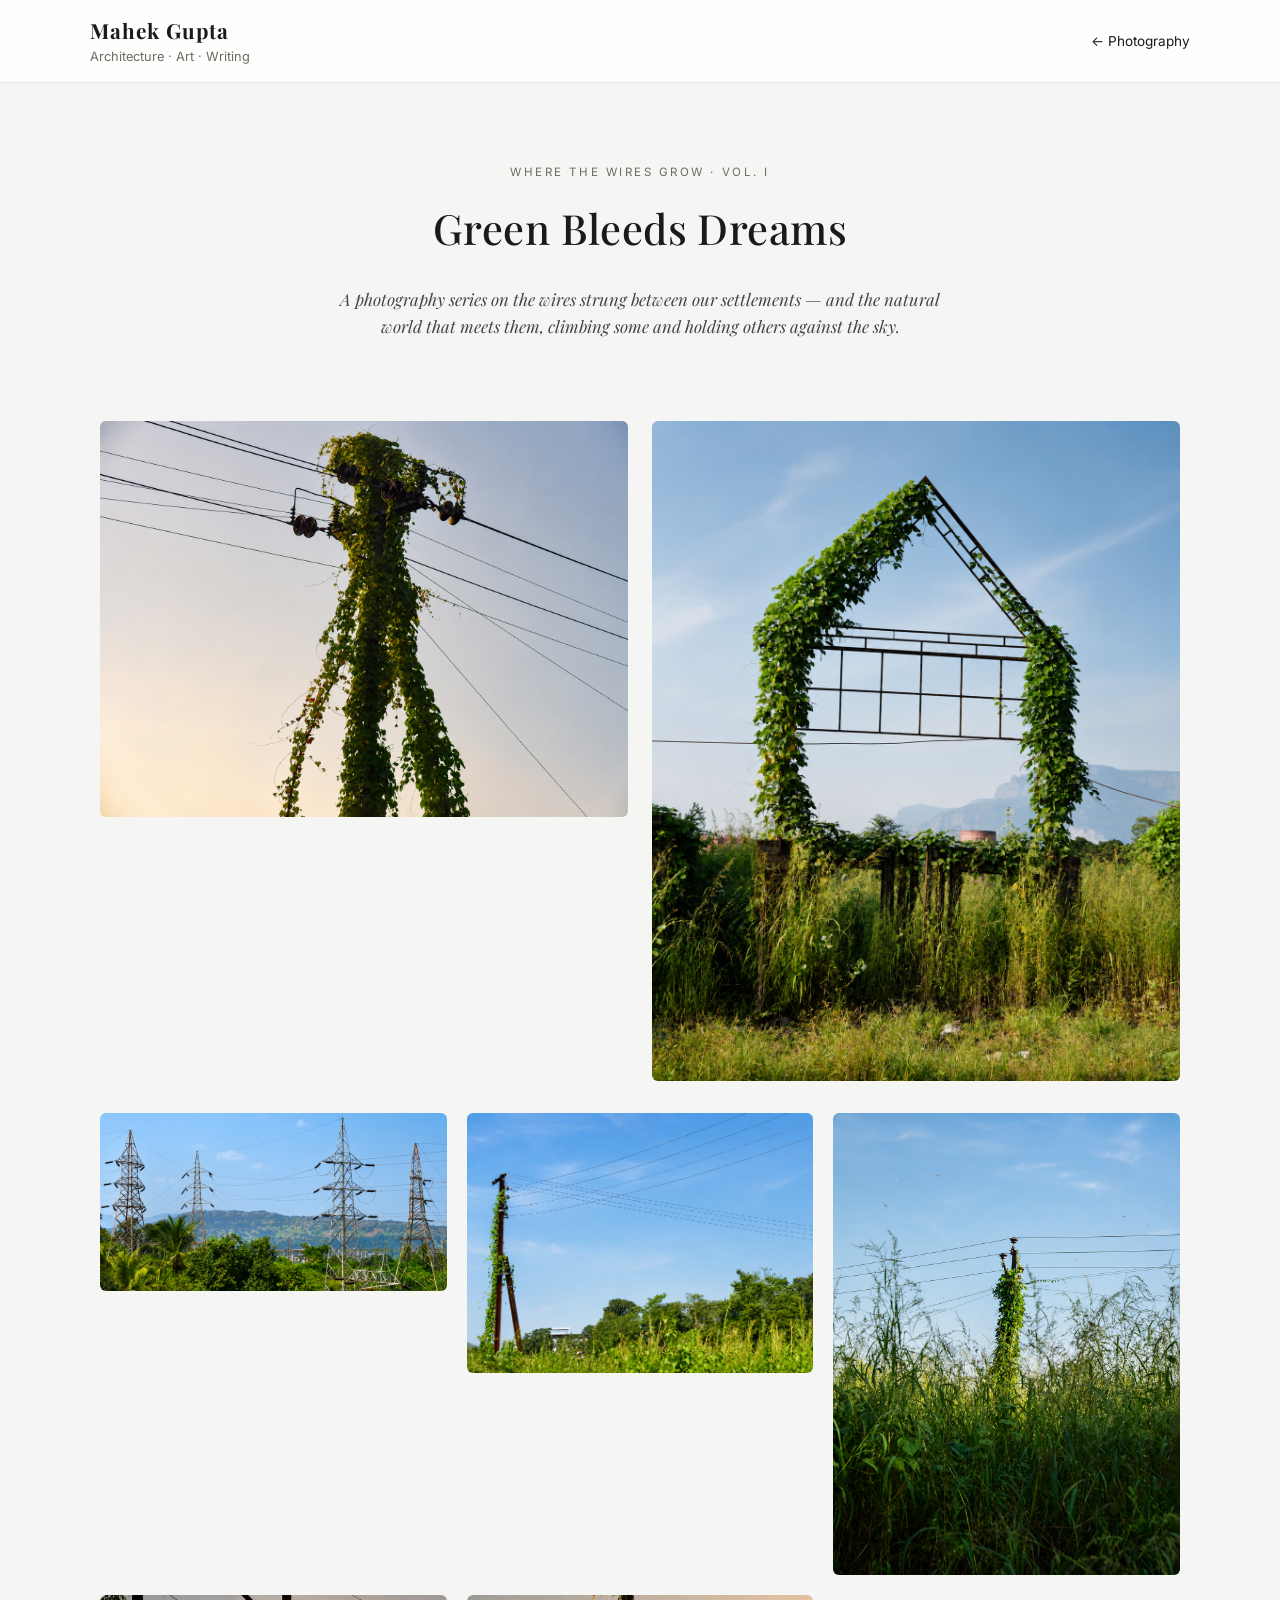
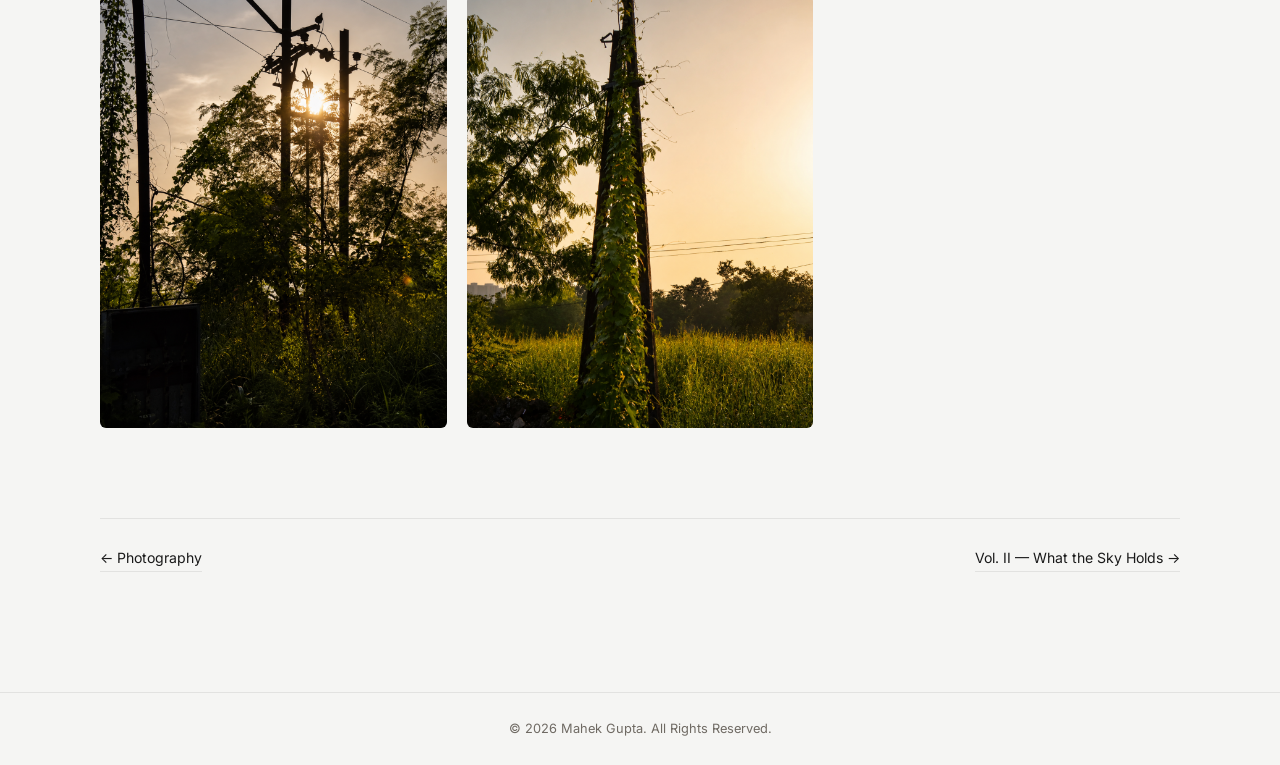
<file: photography/where-the-wires-grow/green-bleeds-dreams.html>
<!DOCTYPE html>
<html lang="en">
<head>
    <meta charset="UTF-8" />
    <meta name="viewport" content="width=device-width, initial-scale=1.0" />
    <title>Green Bleeds Dreams — Where the Wires Grow — Mahek Gupta</title>

    <link rel="stylesheet" href="../../style.css?v=15" />

    <link href="https://fonts.googleapis.com/css2?family=Playfair+Display:wght@400;500;600&family=Inter:wght@300;400;500;600&display=swap" rel="stylesheet">
</head>

<body>

    <header class="nav">
        <div class="logo">
            <h1>Mahek Gupta</h1>
            <p>Architecture · Art · Writing</p>
        </div>

        <nav>
            <a href="../../index.html#photography">← Photography</a>
        </nav>
    </header>

    <article class="photography-volume">

        <header class="volume-header">
            <p class="volume-eyebrow">Where the Wires Grow · Vol. I</p>
            <h1>Green Bleeds Dreams</h1>
            <p class="volume-thesis">
                A photography series on the wires strung between our settlements —
                and the natural world that meets them, climbing some and holding
                others against the sky.
            </p>
        </header>

        <div class="photo-flow">
            <div class="photo-heroes">
                <img src="../../images/photography/where-the-wires-grow/green-bleeds-dreams/figurative-pole.png" alt="A vine-clad pole with wires extending out diagonally">
                <img src="../../images/photography/where-the-wires-grow/green-bleeds-dreams/house-frame.png" alt="A steel house frame engulfed by vines in a tall grass field">
            </div>
            <div class="photo-rest">
                <img src="../../images/photography/where-the-wires-grow/green-bleeds-dreams/pylons-and-palms.png" alt="Pylons rising out of dense palm forest with green mountains behind">
                <img src="../../images/photography/where-the-wires-grow/green-bleeds-dreams/x-wires-vine-pole.png" alt="Crossing wires above a vine-covered pole over green grass">
                <img src="../../images/photography/where-the-wires-grow/green-bleeds-dreams/pole-engulfed.png" alt="A pole almost completely swallowed by vines in tall grass">
                <img src="../../images/photography/where-the-wires-grow/green-bleeds-dreams/sun-through-vines.png" alt="Sun behind a tree-flanked pole, dense green foliage, vines climbing">
                <img src="../../images/photography/where-the-wires-grow/green-bleeds-dreams/vine-column.png" alt="A pole entirely engulfed in vines at golden hour">
            </div>
        </div>

        <nav class="volume-nav">
            <a href="../../index.html#photography">← Photography</a>
            <a href="what-the-sky-holds.html">Vol. II — What the Sky Holds →</a>
        </nav>

    </article>

    <footer class="footer">
        © <span id="year"></span> Mahek Gupta. All Rights Reserved.
    </footer>

<script src="../../script.js"></script>
</body>
</html>
</file>
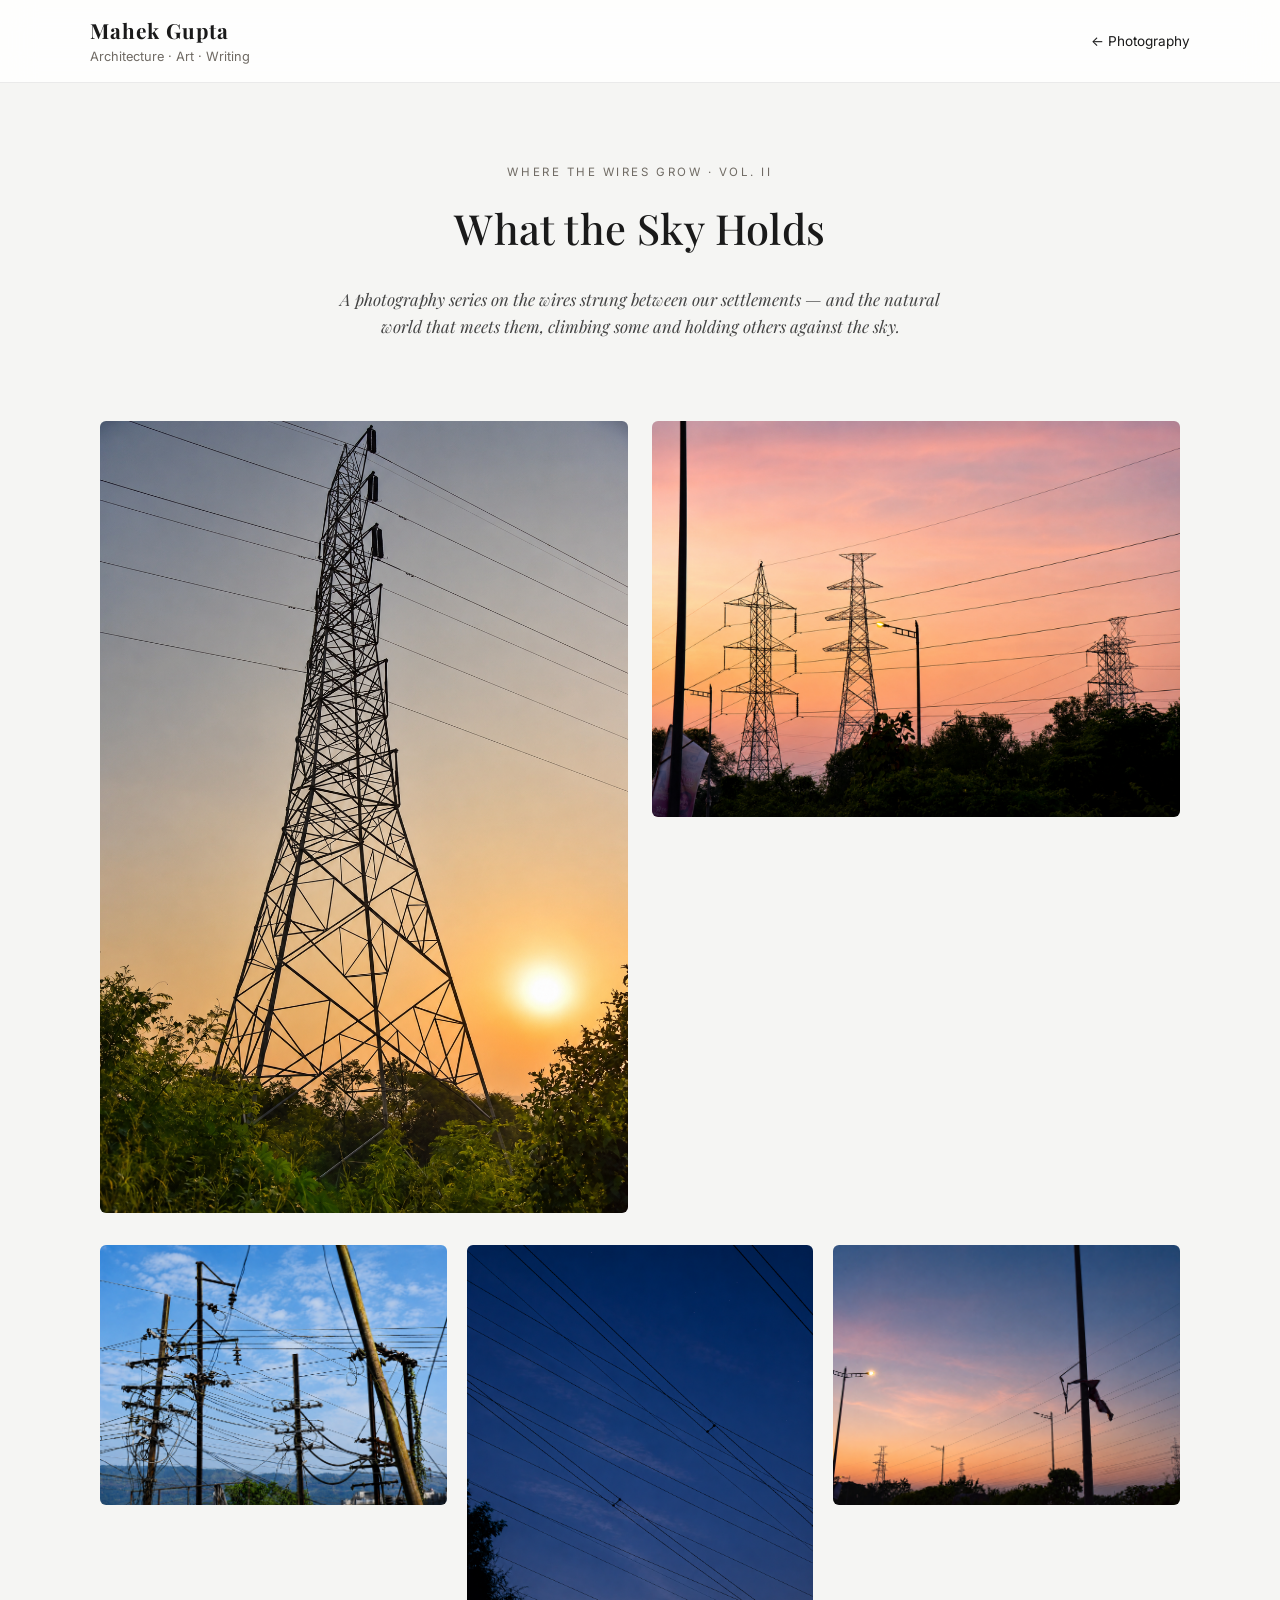
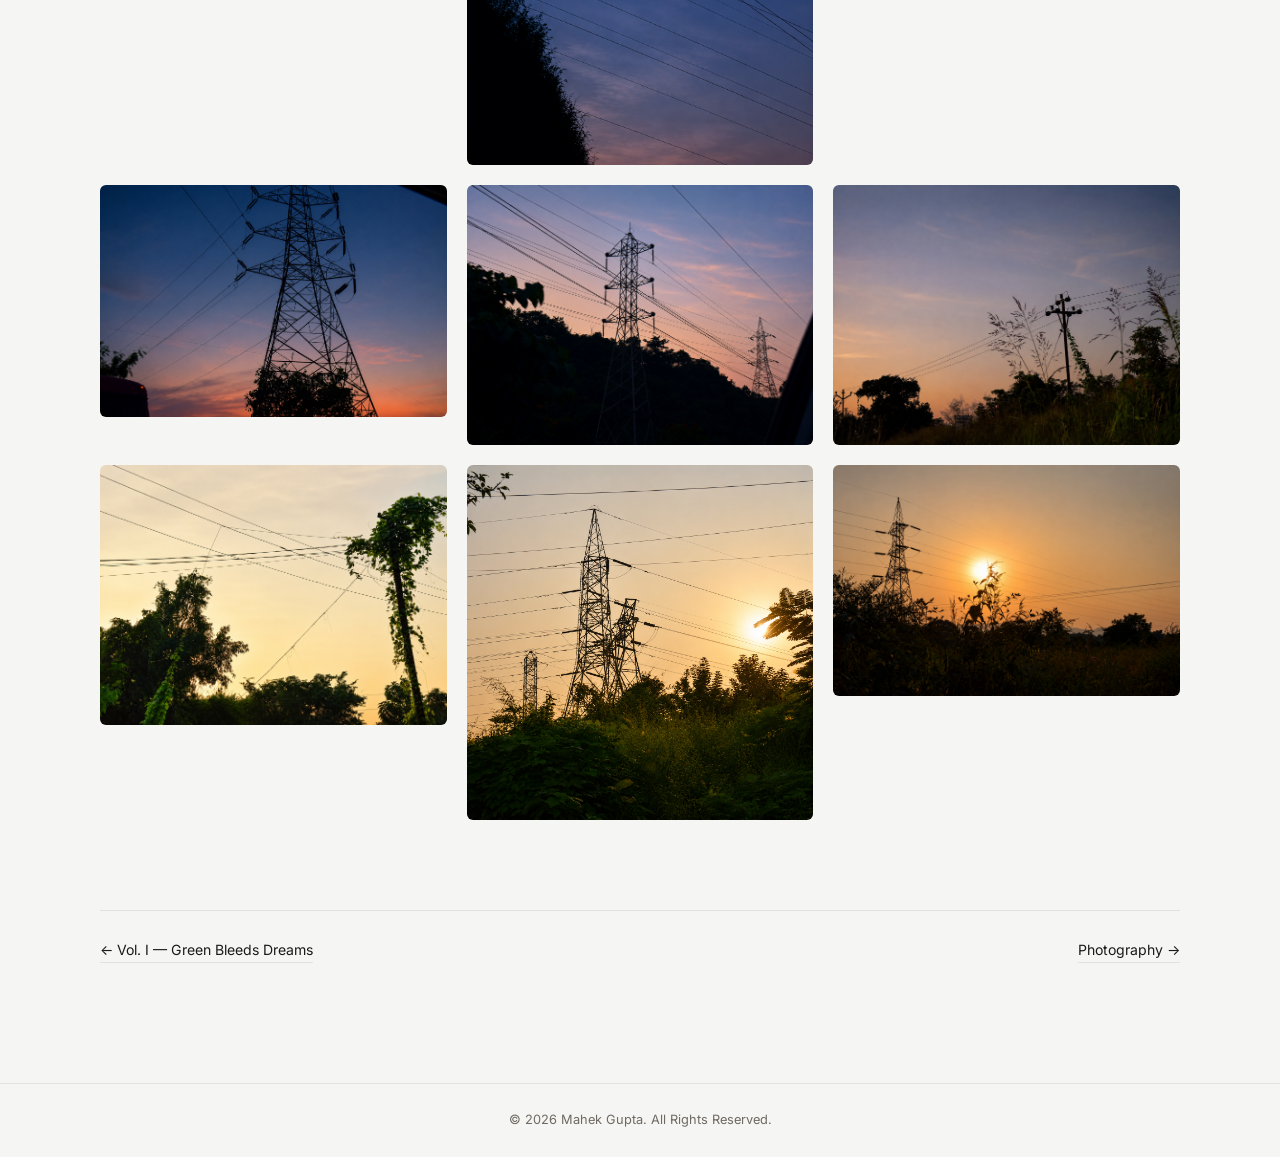
<file: photography/where-the-wires-grow/what-the-sky-holds.html>
<!DOCTYPE html>
<html lang="en">
<head>
    <meta charset="UTF-8" />
    <meta name="viewport" content="width=device-width, initial-scale=1.0" />
    <title>What the Sky Holds — Where the Wires Grow — Mahek Gupta</title>

    <link rel="stylesheet" href="../../style.css?v=15" />

    <link href="https://fonts.googleapis.com/css2?family=Playfair+Display:wght@400;500;600&family=Inter:wght@300;400;500;600&display=swap" rel="stylesheet">
</head>

<body>

    <header class="nav">
        <div class="logo">
            <h1>Mahek Gupta</h1>
            <p>Architecture · Art · Writing</p>
        </div>

        <nav>
            <a href="../../index.html#photography">← Photography</a>
        </nav>
    </header>

    <article class="photography-volume">

        <header class="volume-header">
            <p class="volume-eyebrow">Where the Wires Grow · Vol. II</p>
            <h1>What the Sky Holds</h1>
            <p class="volume-thesis">
                A photography series on the wires strung between our settlements —
                and the natural world that meets them, climbing some and holding
                others against the sky.
            </p>
        </header>

        <div class="photo-flow">
            <div class="photo-heroes">
                <img src="../../images/photography/where-the-wires-grow/what-the-sky-holds/pylon-with-sun.png" alt="A tall pylon silhouetted with the sun glowing beside it">
                <img src="../../images/photography/where-the-wires-grow/what-the-sky-holds/three-pylons-streetlight.png" alt="Three pylons silhouetted against a pink-orange dusk with a glowing streetlight">
            </div>
            <div class="photo-rest">
                <img src="../../images/photography/where-the-wires-grow/what-the-sky-holds/wire-tangle-bamboo.png" alt="A dense tangle of wires and pylons with bamboo against a daylight blue sky and mountains">
                <img src="../../images/photography/where-the-wires-grow/what-the-sky-holds/minimal-blue-hour.png" alt="Minimal wires crossing a deep blue twilight sky over a tree silhouette">
                <img src="../../images/photography/where-the-wires-grow/what-the-sky-holds/torn-flag-dusk.png" alt="A pink-purple dusk with silhouetted poles, a streetlight, and a torn flag on a pole">
                <img src="../../images/photography/where-the-wires-grow/what-the-sky-holds/pylon-twilight.png" alt="A single large pylon silhouetted against a twilight sky">
                <img src="../../images/photography/where-the-wires-grow/what-the-sky-holds/two-pylons-purple.png" alt="Two pylons receding into a purple-pink dusk">
                <img src="../../images/photography/where-the-wires-grow/what-the-sky-holds/seed-heads-twilight.png" alt="A pole and wires above tall feathery grass at twilight blue">
                <img src="../../images/photography/where-the-wires-grow/what-the-sky-holds/crossing-wires-vine.png" alt="Crossing wires against a pale golden sky with a vine-covered pole">
                <img src="../../images/photography/where-the-wires-grow/what-the-sky-holds/pylon-grass-depth.png" alt="A central pylon with distant pylons and foreground grass under a warm sky">
                <img src="../../images/photography/where-the-wires-grow/what-the-sky-holds/pylon-plant-doubling.png" alt="A pylon and a tall plant standing together with sun nearby, mountains in the distance">
            </div>
        </div>

        <nav class="volume-nav">
            <a href="green-bleeds-dreams.html">← Vol. I — Green Bleeds Dreams</a>
            <a href="../../index.html#photography">Photography →</a>
        </nav>

    </article>

    <footer class="footer">
        © <span id="year"></span> Mahek Gupta. All Rights Reserved.
    </footer>

<script src="../../script.js"></script>
</body>
</html>
</file>
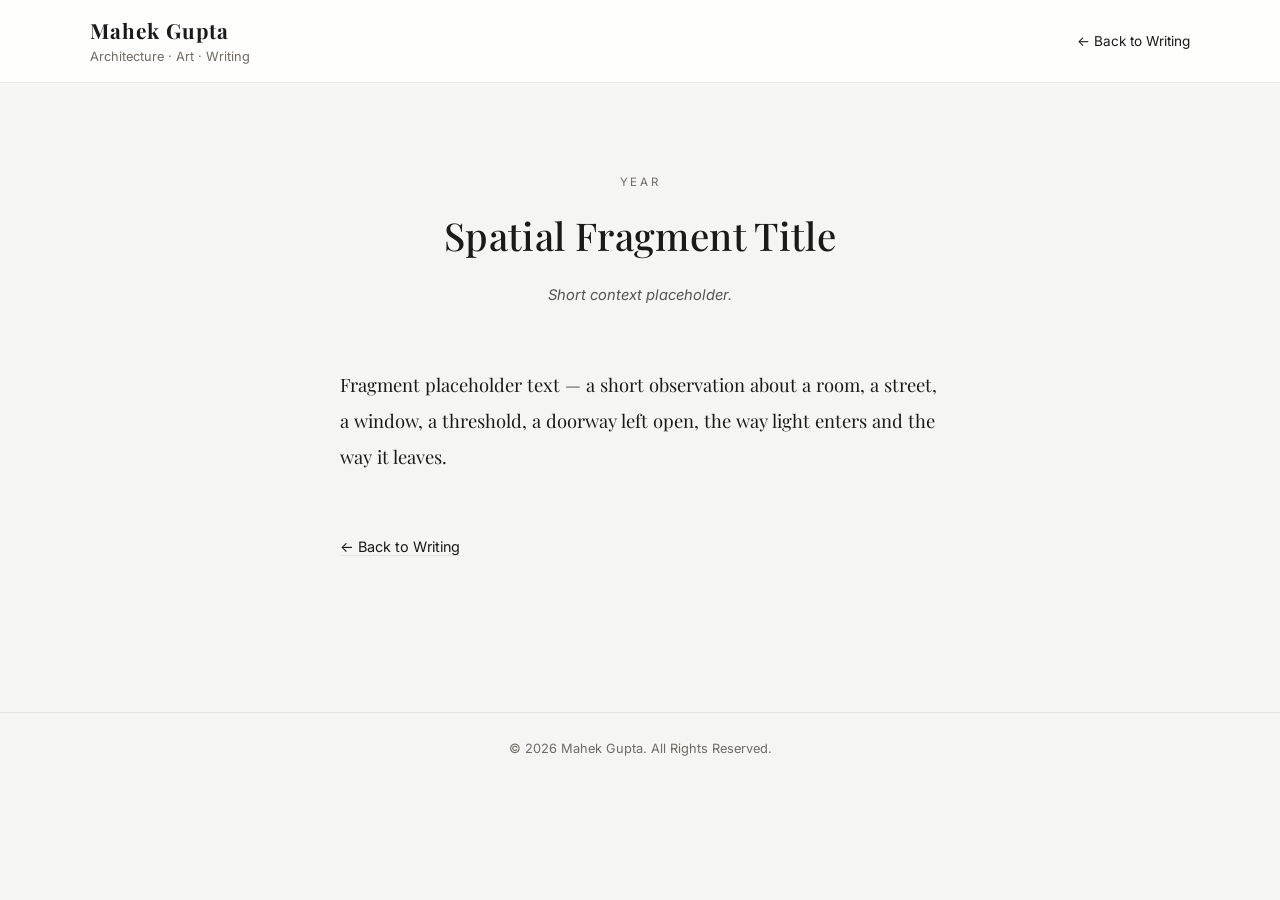
<file: writing/fragments/fragment-placeholder.html>
<!DOCTYPE html>
<html lang="en">
<head>
    <meta charset="UTF-8" />
    <meta name="viewport" content="width=device-width, initial-scale=1.0" />
    <title>Spatial Fragment Title — Mahek Gupta</title>

    <link rel="stylesheet" href="../../style.css?v=9" />

    <link href="https://fonts.googleapis.com/css2?family=Playfair+Display:wght@400;500;600&family=Inter:wght@300;400;500;600&display=swap" rel="stylesheet">
</head>

<body>

    <header class="nav">
        <div class="logo">
            <h1>Mahek Gupta</h1>
            <p>Architecture · Art · Writing</p>
        </div>

        <nav>
            <a href="../index.html#spatial-fragments">← Back to Writing</a>
        </nav>
    </header>

    <article class="poem-page">

        <header class="poem-page-header">
            <p class="poem-meta">Year</p>
            <h1>Spatial Fragment Title</h1>
            <p class="poem-context">Short context placeholder.</p>
        </header>

        <div class="poem-text">
            <p>
                Fragment placeholder text — a short observation about a room,
                a street, a window, a threshold, a doorway left open, the way
                light enters and the way it leaves.
            </p>
        </div>

        <p class="essay-back"><a href="../index.html#spatial-fragments">← Back to Writing</a></p>

    </article>

    <footer class="footer">
        © <span id="year"></span> Mahek Gupta. All Rights Reserved.
    </footer>

<script src="../../script.js"></script>
</body>
</html>
</file>
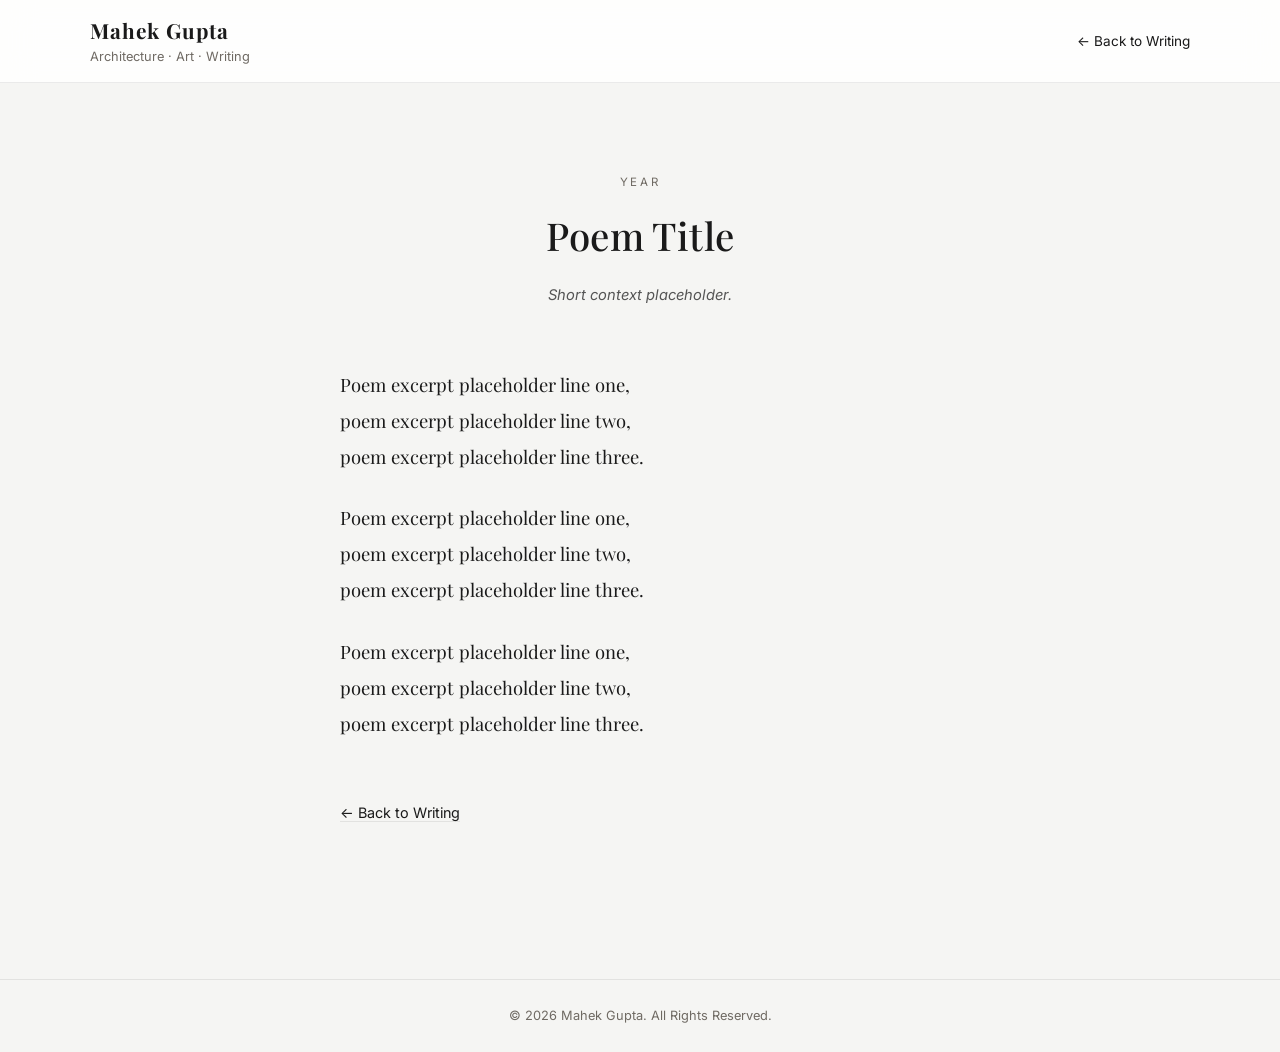
<file: writing/poems/poem-placeholder.html>
<!DOCTYPE html>
<html lang="en">
<head>
    <meta charset="UTF-8" />
    <meta name="viewport" content="width=device-width, initial-scale=1.0" />
    <title>Poem Title — Mahek Gupta</title>

    <link rel="stylesheet" href="../../style.css?v=9" />

    <link href="https://fonts.googleapis.com/css2?family=Playfair+Display:wght@400;500;600&family=Inter:wght@300;400;500;600&display=swap" rel="stylesheet">
</head>

<body>

    <header class="nav">
        <div class="logo">
            <h1>Mahek Gupta</h1>
            <p>Architecture · Art · Writing</p>
        </div>

        <nav>
            <a href="../index.html">← Back to Writing</a>
        </nav>
    </header>

    <article class="poem-page">

        <header class="poem-page-header">
            <p class="poem-meta">Year</p>
            <h1>Poem Title</h1>
            <p class="poem-context">Short context placeholder.</p>
        </header>

        <div class="poem-text">
            <p>
                Poem excerpt placeholder line one,<br>
                poem excerpt placeholder line two,<br>
                poem excerpt placeholder line three.
            </p>

            <p>
                Poem excerpt placeholder line one,<br>
                poem excerpt placeholder line two,<br>
                poem excerpt placeholder line three.
            </p>

            <p>
                Poem excerpt placeholder line one,<br>
                poem excerpt placeholder line two,<br>
                poem excerpt placeholder line three.
            </p>
        </div>

        <p class="essay-back"><a href="../index.html">← Back to Writing</a></p>

    </article>

    <footer class="footer">
        © <span id="year"></span> Mahek Gupta. All Rights Reserved.
    </footer>

<script src="../../script.js"></script>
</body>
</html>
</file>
<file: style.css>
/* ------------------------------------------
   BASE STYLES
------------------------------------------- */

:root {
    --bg: #f5f5f3;
    --bg-soft: #ffffffd8;
    --text: #1a1a1a;
    --muted: #6f6a63;
    --border: rgba(0, 0, 0, 0.08);
    --accent: #c9b5ff;
    --radius: 18px;

    --shadow-soft: 0 18px 45px rgba(0, 0, 0, 0.06);
}

html {
    scroll-behavior: smooth;
}

body {
    margin: 0;
    background: var(--bg);
    color: var(--text);
    font-family: "Inter", sans-serif;
    line-height: 1.6;
}


/* ------------------------------------------
   NAVBAR
------------------------------------------- */

.nav {
    position: sticky;
    top: 0;
    z-index: 100;
    background: var(--bg-soft);
    backdrop-filter: blur(16px);
    border-bottom: 1px solid var(--border);

    padding: 14px 7vw;
    display: flex;
    align-items: center;
    justify-content: space-between;
}

.logo h1 {
    font-family: "Playfair Display", serif;
    margin: 0;
    font-size: 1.3rem;
    letter-spacing: 0.05em;
}

.logo p {
    margin: 0;
    font-size: 0.8rem;
    color: var(--muted);
}

.nav a {
    margin-left: 22px;
    font-size: 0.85rem;
    text-decoration: none;
    color: var(--text);
    position: relative;
}

.nav a::after {
    content: "";
    position: absolute;
    bottom: -3px;
    left: 0;
    width: 0;
    height: 1px;
    background: var(--text);
    transition: width 0.2s ease;
}

.nav a:hover::after {
    width: 100%;
}

.nav-dropdown {
    position: relative;
    display: inline-block;
    margin-left: 22px;
    padding-bottom: 8px;
}

.nav-dropdown > .nav-dropdown-toggle {
    margin-left: 0;
    cursor: pointer;
}

.nav-dropdown-menu {
    position: absolute;
    top: 100%;
    left: 0;
    background: var(--bg-soft);
    backdrop-filter: blur(16px);
    border: 1px solid var(--border);
    border-radius: 12px;
    box-shadow: var(--shadow-soft);
    padding: 10px 14px;
    min-width: 150px;
    display: none;
    flex-direction: column;
    gap: 8px;
}

.nav-dropdown:hover .nav-dropdown-menu,
.nav-dropdown:focus-within .nav-dropdown-menu {
    display: flex;
}

.nav-dropdown-menu a {
    margin-left: 0;
    font-size: 0.85rem;
}


/* ------------------------------------------
   HERO SECTION
------------------------------------------- */

.hero {
    padding: 110px 7vw 90px;
    background: radial-gradient(circle at top left, #ffffff, var(--bg));
}

.tagline {
    font-size: 0.9rem;
    letter-spacing: 0.2em;
    text-transform: uppercase;
    color: var(--muted);
}

.hero h2 {
    font-family: "Playfair Display", serif;
    font-size: 3rem;
    margin: 14px 0;
}

.underline {
    border-bottom: 2px solid var(--border);
}

.subtitle {
    max-width: 540px;
    font-size: 1rem;
    color: #444;
}

.hero-buttons {
    margin-top: 20px;
    display: flex;
    gap: 14px;
}

.btn {
    padding: 10px 22px;
    border-radius: 999px;
    border: 1px solid var(--border);
    text-decoration: none;
    color: var(--text);
    font-size: 0.85rem;
    transition: 0.2s ease;
}

.btn:hover {
    background: #ffffffa8;
}

.primary {
    background: var(--text);
    color: var(--bg);
    box-shadow: var(--shadow-soft);
}

.primary:hover {
    transform: translateY(-2px);
}


/* ------------------------------------------
   GENERIC SECTION STYLING
------------------------------------------- */

.section {
    padding: 80px 7vw;
}

.section-header h2 {
    font-family: "Playfair Display", serif;
    margin: 0 0 6px;
    font-size: 2.3rem;
}

.section-sub {
    margin: 0;
    color: var(--muted);
    letter-spacing: 0.14em;
    font-size: 0.8rem;
    text-transform: uppercase;
}

.grid + .section-header {
    margin-top: 80px;
}

.series-intro {
    margin: 28px 0 0;
    max-width: 640px;
    font-family: "Playfair Display", serif;
    font-style: italic;
    font-size: 1.15rem;
    line-height: 1.55;
    color: #333;
}


/* ------------------------------------------
   GRID FOR ARCHITECTURE & ART
------------------------------------------- */

.grid {
    margin-top: 36px;
    display: grid;
    grid-template-columns: repeat(auto-fill, minmax(240px, 280px));
    gap: 22px;
}

.card {
    background: #ffffffb8;
    border-radius: var(--radius);
    padding: 22px;
    border: 1px solid var(--border);
    box-shadow: 0 10px 30px rgba(0,0,0,0.03);
    transition: 0.2s ease;
}

.card-img {
    width: 100%;
    aspect-ratio: 1 / 1;
    object-fit: cover;
    border-radius: 12px;
    margin-bottom: 14px;
    display: block;
}

.card-link {
    text-decoration: none;
    color: inherit;
}

.card-link .card {
    height: 100%;
}

.card:hover {
    transform: translateY(-6px);
    box-shadow: var(--shadow-soft);
}

.card-tag {
    font-size: 0.7rem;
    letter-spacing: 0.16em;
    text-transform: uppercase;
    color: var(--muted);
}

.card-title {
    margin: 6px 0;
    font-family: "Playfair Display", serif;
    font-size: 1.4rem;
}

.card-meta {
    list-style: none;
    padding: 0;
    margin-top: 10px;
    font-size: 0.8rem;
    color: var(--muted);
}


/* ------------------------------------------
   WRITING SECTION
------------------------------------------- */

.writing-list {
    margin-top: 36px;
    display: flex;
    flex-direction: column;
    gap: 18px;
}

.writing-card {
    background: #ffffffd5;
    border-radius: var(--radius);
    padding: 20px;
    border: 1px solid var(--border);
}

.writing-card h3 {
    margin: 0;
    font-family: "Playfair Display", serif;
}

.meta {
    margin: 4px 0;
    font-size: 0.75rem;
    color: var(--muted);
    letter-spacing: 0.18em;
    text-transform: uppercase;
}

.excerpt {
    margin: 0;
    font-size: 0.95rem;
    color: #444;
}


.essay-link {
    margin-top: 14px;
    font-size: 0.9rem;
}

.essay-link a {
    text-decoration: none;
    color: var(--text);
    border-bottom: 1px solid var(--border);
}


/* ------------------------------------------
   PHOTOGRAPHY VOLUME PAGE
------------------------------------------- */

.photography-volume {
    max-width: 1080px;
    margin: 0 auto;
    padding: 80px 5vw 40px;
}

.volume-header {
    margin-bottom: 80px;
    text-align: center;
    max-width: 640px;
    margin-left: auto;
    margin-right: auto;
}

.volume-eyebrow {
    margin: 0 0 14px;
    font-size: 0.72rem;
    letter-spacing: 0.22em;
    text-transform: uppercase;
    color: var(--muted);
}

.volume-header h1 {
    font-family: "Playfair Display", serif;
    font-size: 2.6rem;
    font-weight: 500;
    margin: 0 0 24px;
    letter-spacing: 0.01em;
}

.volume-thesis {
    margin: 0;
    font-family: "Playfair Display", serif;
    font-style: italic;
    font-size: 1.05rem;
    line-height: 1.65;
    color: #444;
}

/* Two-tier layout: two heroes side-by-side at top (first image left,
   second image right), supporting photos below in a 3-column grid.
   Every image keeps its natural aspect ratio — no cropping. */
.photo-flow {
    display: flex;
    flex-direction: column;
    gap: 32px;
}

.photo-flow img {
    width: 100%;
    height: auto;
    border-radius: 6px;
    display: block;
}

.photo-heroes {
    display: grid;
    grid-template-columns: 1fr 1fr;
    gap: 24px;
    align-items: start;
}

.photo-rest {
    display: grid;
    grid-template-columns: repeat(3, 1fr);
    gap: 20px;
    align-items: start;
}

@media (max-width: 720px) {
    .photo-heroes,
    .photo-rest {
        grid-template-columns: 1fr;
        gap: 18px;
    }
}

.volume-nav {
    margin-top: 90px;
    padding-top: 28px;
    border-top: 1px solid var(--border);
    display: flex;
    justify-content: space-between;
    gap: 20px;
    font-size: 0.88rem;
}

.volume-nav a {
    text-decoration: none;
    color: var(--text);
    border-bottom: 1px solid var(--border);
    padding-bottom: 1px;
}


/* ------------------------------------------
   PROJECT PAGE
------------------------------------------- */

.project {
    max-width: 880px;
    margin: 0 auto;
    padding: 80px 7vw;
}

.project-header {
    margin-bottom: 50px;
}

.project-header h1 {
    font-family: "Playfair Display", serif;
    font-size: 2.6rem;
    margin: 8px 0 20px;
}

.project-header .series-intro {
    margin: 12px 0 0;
}

.project-pieces {
    display: flex;
    flex-direction: column;
    gap: 70px;
}

.project-piece img {
    width: 100%;
    border-radius: var(--radius);
    margin-bottom: 18px;
    display: block;
}

.project-piece h2 {
    font-family: "Playfair Display", serif;
    margin: 6px 0 12px;
    font-size: 1.7rem;
}

.project-piece p {
    font-size: 1rem;
    line-height: 1.75;
    color: #2a2a2a;
    margin: 0;
}


/* ------------------------------------------
   WRITING ARCHIVE
------------------------------------------- */

.writing-archive {
    max-width: 680px;
    margin: 0 auto;
    padding: 80px 7vw 40px;
}

.writing-archive-header {
    margin-bottom: 90px;
    text-align: center;
}

.writing-archive-header .meta {
    margin: 0 0 14px;
}

.writing-archive-header h1 {
    font-family: "Playfair Display", serif;
    font-size: 3rem;
    font-weight: 500;
    margin: 0;
    letter-spacing: 0.01em;
}

.writing-section {
    margin-bottom: 110px;
}

.writing-section:last-of-type {
    margin-bottom: 60px;
}

.writing-section-header {
    margin-bottom: 56px;
    padding-bottom: 14px;
    border-bottom: 1px solid var(--border);
}

.writing-section-header h2 {
    font-family: "Playfair Display", serif;
    font-size: 1.5rem;
    font-weight: 500;
    margin: 0;
    letter-spacing: 0.02em;
}

.writing-section-sub {
    margin: 10px 0 0;
    font-size: 0.85rem;
    color: var(--muted);
    font-style: italic;
}

.poem,
.fragment,
.reflection {
    margin-bottom: 72px;
}

.poem:last-child,
.fragment:last-child,
.reflection:last-child {
    margin-bottom: 0;
}

.poem-header,
.fragment-header,
.reflection-header {
    margin-bottom: 24px;
}

.poem-header h3,
.fragment-header h3,
.reflection-header h3 {
    font-family: "Playfair Display", serif;
    font-size: 1.45rem;
    font-weight: 500;
    margin: 0 0 8px;
}

.poem-meta {
    margin: 0;
    font-size: 0.72rem;
    letter-spacing: 0.22em;
    text-transform: uppercase;
    color: var(--muted);
}

.poem-context {
    margin: 14px 0 0;
    font-size: 0.92rem;
    line-height: 1.65;
    color: #555;
    font-style: italic;
    max-width: 520px;
}

.poem-text {
    font-family: "Playfair Display", serif;
    font-weight: 400;
    font-size: 1.1rem;
    line-height: 1.95;
    color: #1a1a1a;
}

.poem-text p {
    margin: 0 0 1.4em;
}

.poem-text p:last-child {
    margin-bottom: 0;
}

.poem-read-full,
.reflection-link {
    margin-top: 24px;
    font-size: 0.88rem;
    letter-spacing: 0.04em;
}

.poem-read-full a,
.reflection-link a {
    text-decoration: none;
    color: var(--text);
    border-bottom: 1px solid var(--border);
    padding-bottom: 1px;
}

.reflection-excerpt {
    font-family: "Playfair Display", serif;
    font-style: italic;
    font-size: 1.05rem;
    line-height: 1.7;
    color: #2a2a2a;
    margin: 0;
}


/* ------------------------------------------
   POEM PAGE (single)
------------------------------------------- */

.poem-page {
    max-width: 600px;
    margin: 0 auto;
    padding: 90px 7vw 60px;
}

.poem-page-header {
    margin-bottom: 60px;
    text-align: center;
}

.poem-page-header .poem-meta {
    margin-bottom: 14px;
}

.poem-page-header h1 {
    font-family: "Playfair Display", serif;
    font-size: 2.4rem;
    font-weight: 500;
    margin: 0 0 14px;
    letter-spacing: 0.01em;
}

.poem-page-header .poem-context {
    margin: 16px auto 0;
    text-align: center;
}

.poem-page .poem-text {
    font-size: 1.15rem;
}


/* ------------------------------------------
   ESSAY PAGE
------------------------------------------- */

.essay {
    max-width: 720px;
    margin: 0 auto;
    padding: 80px 7vw;
}

.essay-header {
    margin-bottom: 40px;
}

.essay-header h1 {
    font-family: "Playfair Display", serif;
    font-size: 2.6rem;
    margin: 8px 0 0;
}

.essay-body p {
    font-size: 1.05rem;
    line-height: 1.85;
    margin-bottom: 1.6em;
    color: #2a2a2a;
}

.essay-back {
    margin-top: 60px;
    font-size: 0.9rem;
}

.essay-back a {
    text-decoration: none;
    color: var(--text);
    border-bottom: 1px solid var(--border);
}


/* ------------------------------------------
   ABOUT SECTION
------------------------------------------- */

.about-grid {
    margin-top: 32px;
    max-width: 720px;
    display: flex;
    flex-direction: column;
    gap: 22px;
}

.about-grid p {
    margin: 0;
    font-size: 1.05rem;
    line-height: 1.75;
}


/* ------------------------------------------
   CONTACT SECTION
------------------------------------------- */

.contact-box {
    background: #ffffffc9;
    padding: 26px;
    border-radius: var(--radius);
    border: 1px dashed var(--border);
    width: fit-content;
}

.email a {
    font-size: 1.1rem;
    text-decoration: none;
    color: var(--text);
    border-bottom: 1px solid var(--border);
}

.note {
    font-size: 0.75rem;
    color: var(--muted);
}


/* ------------------------------------------
   FOOTER
------------------------------------------- */

.footer {
    text-align: center;
    padding: 26px 0;
    font-size: 0.8rem;
    color: var(--muted);
    border-top: 1px solid var(--border);
    margin-top: 80px;
}


/* ------------------------------------------
   ANIMATIONS (FADE-UP ON SCROLL)
------------------------------------------- */

.fade-up {
    opacity: 0;
    transform: translateY(20px);
    transition: 0.8s ease;
}

.fade-up.visible {
    opacity: 1;
    transform: translateY(0px);
}


/* ------------------------------------------
   RESPONSIVE
------------------------------------------- */

@media (max-width: 768px) {
    .nav {
        flex-direction: column;
        gap: 8px;
    }

    .nav a {
        margin-left: 0;
        margin-right: 12px;
        display: inline-block;
    }

    .nav-dropdown {
        margin-left: 0;
        margin-right: 12px;
    }

    .nav-dropdown-menu {
        position: static;
        display: flex;
        margin-top: 6px;
        padding: 6px 10px;
        min-width: 0;
    }

    .hero h2 {
        font-size: 2.4rem;
    }

    .hero-buttons {
        flex-direction: column;
        align-items: flex-start;
    }
}
</file>
